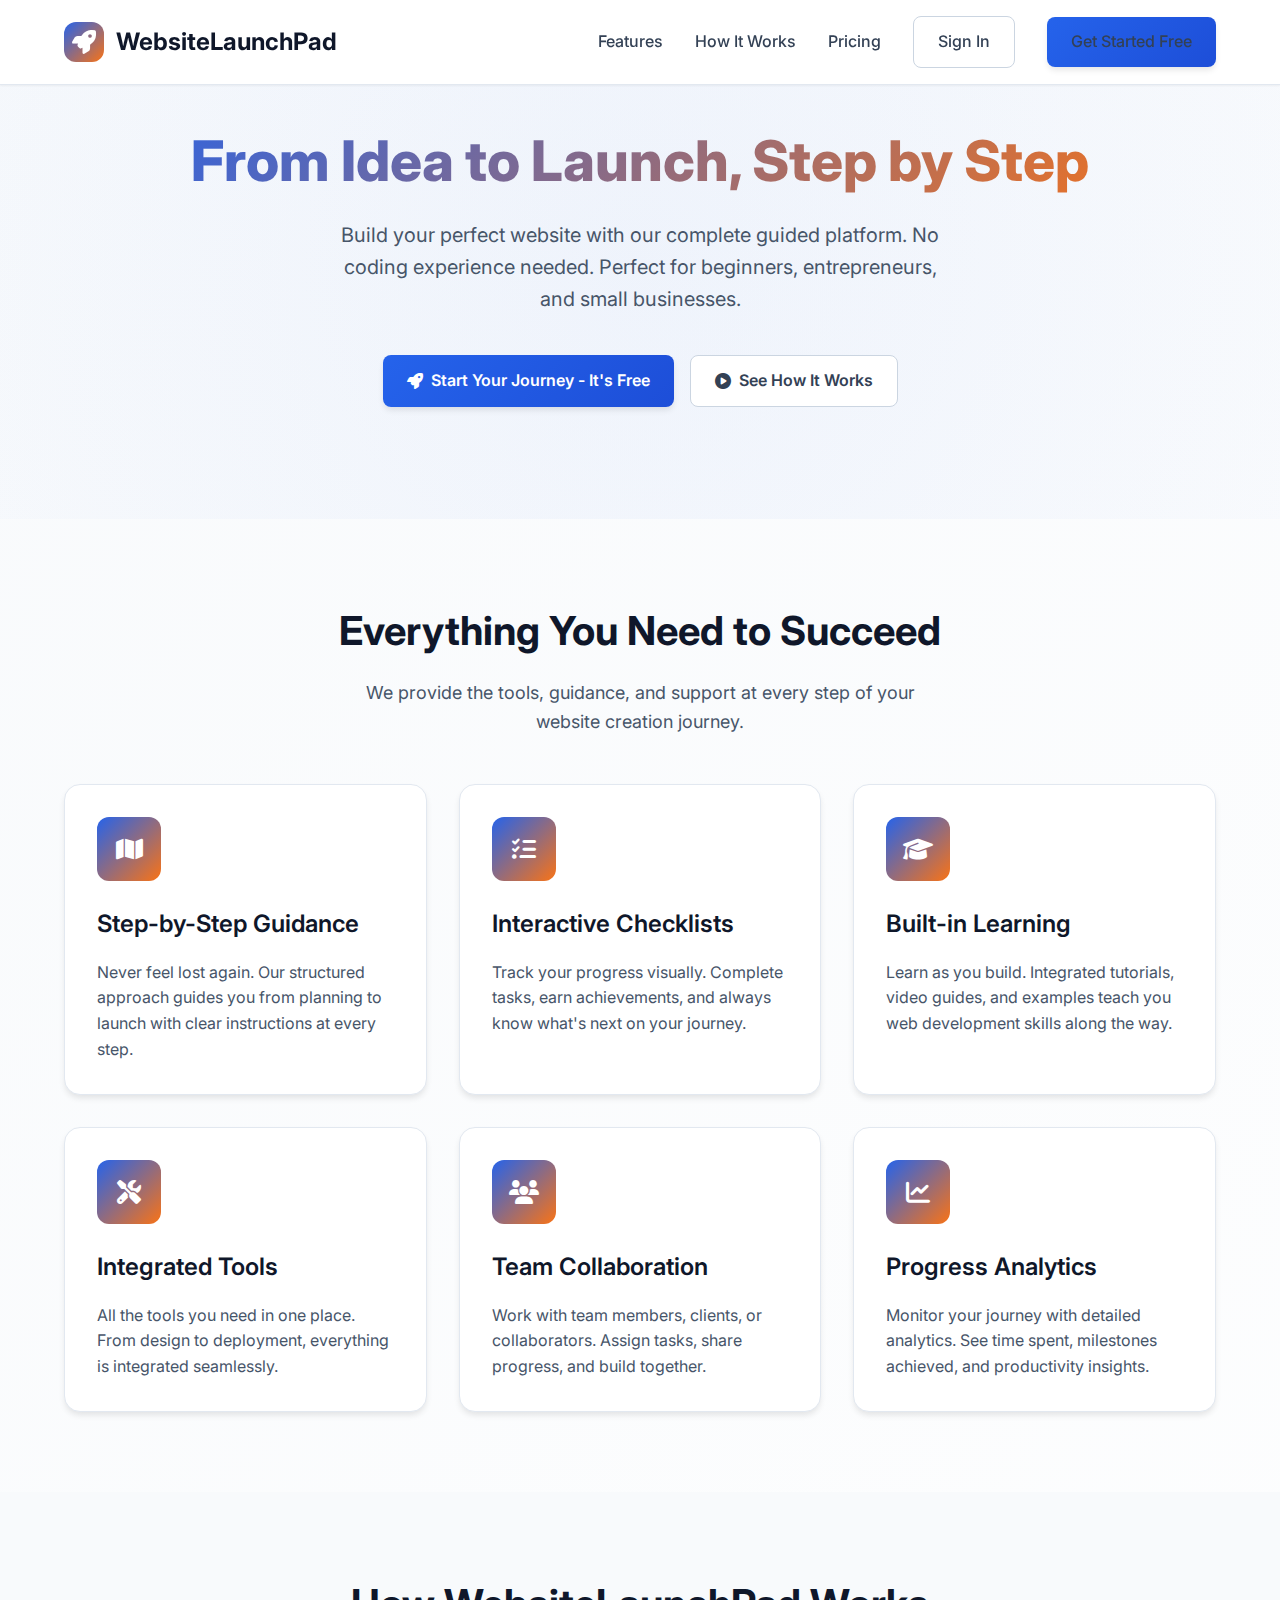
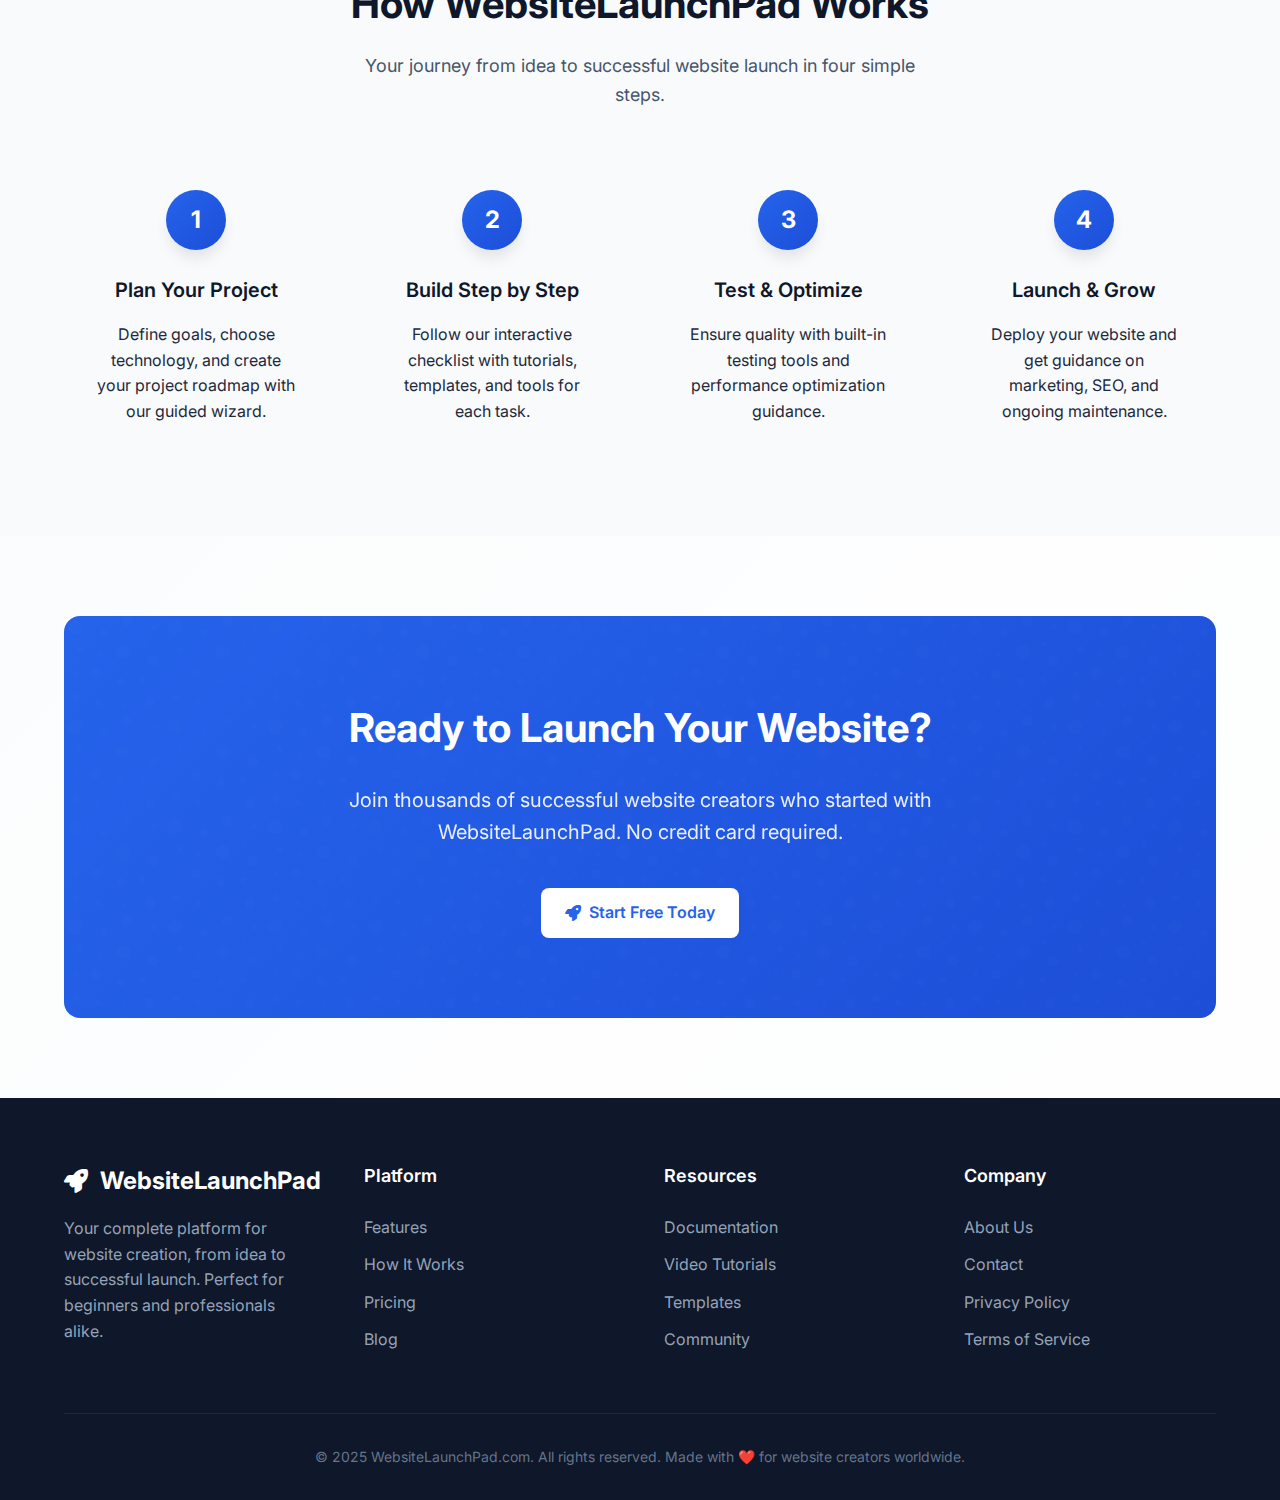
<file: index.html>
<!DOCTYPE html>
<html lang="en">
<head>
    <meta charset="UTF-8">
    <meta name="viewport" content="width=device-width, initial-scale=1.0">
    <title>WebsiteLaunchPad.com - From Idea to Launch, Step by Step</title>
    <meta name="description" content="Complete guided platform to create, launch, and grow your website. Perfect for beginners and small businesses.">
    
    <!-- Open Graph -->
    <meta property="og:title" content="WebsiteLaunchPad.com - Your Complete Website Creation Platform">
    <meta property="og:description" content="Step-by-step guidance to build and launch your website successfully.">
    <meta property="og:type" content="website">
    <meta property="og:url" content="https://websitelaunchpad.com">
    <meta property="og:image" content="https://websitelaunchpad.com/assets/images/og-image.jpg">
    
    <!-- Fonts -->
    <link href="https://fonts.googleapis.com/css2?family=Inter:wght@300;400;500;600;700&display=swap" rel="stylesheet">
    
    <!-- Font Awesome -->
    <link rel="stylesheet" href="https://cdnjs.cloudflare.com/ajax/libs/font-awesome/6.4.0/css/all.min.css">
    
    <!-- Styles -->
    <style>
        /* CSS Variables */
        :root {
            --primary-blue: #2563eb;
            --primary-blue-dark: #1d4ed8;
            --accent-orange: #f97316;
            --success-green: #10b981;
            --warning-yellow: #f59e0b;
            --error-red: #ef4444;
            
            --neutral-50: #f8fafc;
            --neutral-100: #f1f5f9;
            --neutral-200: #e2e8f0;
            --neutral-300: #cbd5e1;
            --neutral-400: #94a3b8;
            --neutral-500: #64748b;
            --neutral-600: #475569;
            --neutral-700: #334155;
            --neutral-800: #1e293b;
            --neutral-900: #0f172a;
            
            --shadow-sm: 0 1px 2px 0 rgba(0, 0, 0, 0.05);
            --shadow-md: 0 4px 6px -1px rgba(0, 0, 0, 0.1);
            --shadow-lg: 0 10px 15px -3px rgba(0, 0, 0, 0.1);
            --shadow-xl: 0 20px 25px -5px rgba(0, 0, 0, 0.1);
            
            --radius-sm: 0.375rem;
            --radius-md: 0.5rem;
            --radius-lg: 0.75rem;
            --radius-xl: 1rem;
            --radius-full: 9999px;
        }
        
        /* Reset & Base */
        * {
            margin: 0;
            padding: 0;
            box-sizing: border-box;
        }
        
        html {
            scroll-behavior: smooth;
        }
        
        body {
            font-family: 'Inter', sans-serif;
            line-height: 1.6;
            color: var(--neutral-800);
            background: linear-gradient(135deg, var(--neutral-50) 0%, white 100%);
            min-height: 100vh;
        }
        
        /* Container */
        .container {
            max-width: 1200px;
            margin: 0 auto;
            padding: 0 1.5rem;
        }
        
        /* Navigation */
        .navbar {
            position: fixed;
            top: 0;
            left: 0;
            right: 0;
            background: white;
            border-bottom: 1px solid var(--neutral-200);
            box-shadow: var(--shadow-sm);
            z-index: 1000;
            padding: 1rem 0;
        }
        
        .nav-container {
            display: flex;
            justify-content: space-between;
            align-items: center;
            max-width: 1200px;
            margin: 0 auto;
            padding: 0 1.5rem;
        }
        
        .logo {
            display: flex;
            align-items: center;
            gap: 0.75rem;
            text-decoration: none;
            font-weight: 700;
            font-size: 1.5rem;
            color: var(--neutral-900);
        }
        
        .logo-icon {
            width: 40px;
            height: 40px;
            background: linear-gradient(135deg, var(--primary-blue), var(--accent-orange));
            border-radius: var(--radius-lg);
            display: flex;
            align-items: center;
            justify-content: center;
            color: white;
        }
        
        .nav-links {
            display: flex;
            gap: 2rem;
            align-items: center;
        }
        
        .nav-links a {
            text-decoration: none;
            color: var(--neutral-700);
            font-weight: 500;
            transition: color 0.2s;
        }
        
        .nav-links a:hover {
            color: var(--primary-blue);
        }
        
        .btn {
            display: inline-flex;
            align-items: center;
            gap: 0.5rem;
            padding: 0.75rem 1.5rem;
            border-radius: var(--radius-md);
            font-weight: 600;
            text-decoration: none;
            transition: all 0.3s ease;
            cursor: pointer;
            border: none;
            font-family: 'Inter', sans-serif;
            font-size: 1rem;
        }
        
        .btn-primary {
            background: linear-gradient(135deg, var(--primary-blue), var(--primary-blue-dark));
            color: white;
            box-shadow: var(--shadow-md);
        }
        
        .btn-primary:hover {
            transform: translateY(-2px);
            box-shadow: var(--shadow-lg);
        }
        
        .btn-secondary {
            background: white;
            color: var(--neutral-700);
            border: 1px solid var(--neutral-300);
        }
        
        .btn-secondary:hover {
            background: var(--neutral-50);
            border-color: var(--neutral-400);
        }
        
        /* Hero Section */
        .hero {
            padding: 8rem 0 4rem;
            text-align: center;
            position: relative;
            overflow: hidden;
        }
        
        .hero::before {
            content: '';
            position: absolute;
            top: -50%;
            left: -50%;
            right: -50%;
            bottom: -50%;
            background: radial-gradient(circle at center, rgba(37, 99, 235, 0.05) 0%, transparent 70%);
            z-index: -1;
        }
        
        .hero h1 {
            font-size: 3.5rem;
            font-weight: 800;
            line-height: 1.2;
            margin-bottom: 1.5rem;
            background: linear-gradient(135deg, var(--primary-blue), var(--accent-orange));
            -webkit-background-clip: text;
            -webkit-text-fill-color: transparent;
            background-clip: text;
        }
        
        .hero-subtitle {
            font-size: 1.25rem;
            color: var(--neutral-600);
            max-width: 600px;
            margin: 0 auto 2.5rem;
        }
        
        .hero-actions {
            display: flex;
            gap: 1rem;
            justify-content: center;
            margin-bottom: 3rem;
        }
        
        /* Features */
        .section {
            padding: 5rem 0;
        }
        
        .section-title {
            text-align: center;
            font-size: 2.5rem;
            font-weight: 700;
            margin-bottom: 1rem;
            color: var(--neutral-900);
        }
        
        .section-subtitle {
            text-align: center;
            color: var(--neutral-600);
            font-size: 1.125rem;
            max-width: 600px;
            margin: 0 auto 3rem;
        }
        
        .features-grid {
            display: grid;
            grid-template-columns: repeat(auto-fit, minmax(300px, 1fr));
            gap: 2rem;
            margin-top: 3rem;
        }
        
        .feature-card {
            background: white;
            border-radius: var(--radius-xl);
            padding: 2rem;
            border: 1px solid var(--neutral-200);
            box-shadow: var(--shadow-md);
            transition: all 0.3s ease;
        }
        
        .feature-card:hover {
            transform: translateY(-4px);
            box-shadow: var(--shadow-xl);
            border-color: var(--primary-blue);
        }
        
        .feature-icon {
            width: 64px;
            height: 64px;
            background: linear-gradient(135deg, var(--primary-blue), var(--accent-orange));
            border-radius: var(--radius-lg);
            display: flex;
            align-items: center;
            justify-content: center;
            color: white;
            font-size: 1.5rem;
            margin-bottom: 1.5rem;
        }
        
        .feature-title {
            font-size: 1.5rem;
            font-weight: 600;
            margin-bottom: 1rem;
            color: var(--neutral-900);
        }
        
        .feature-description {
            color: var(--neutral-600);
            line-height: 1.6;
        }
        
        /* How It Works */
        .steps {
            display: flex;
            justify-content: center;
            gap: 2rem;
            margin-top: 3rem;
            flex-wrap: wrap;
        }
        
        .step {
            flex: 1;
            min-width: 250px;
            text-align: center;
            padding: 2rem;
        }
        
        .step-number {
            width: 60px;
            height: 60px;
            background: linear-gradient(135deg, var(--primary-blue), var(--primary-blue-dark));
            border-radius: 50%;
            display: flex;
            align-items: center;
            justify-content: center;
            font-size: 1.5rem;
            font-weight: 700;
            color: white;
            margin: 0 auto 1.5rem;
            box-shadow: var(--shadow-lg);
        }
        
        .step-title {
            font-size: 1.25rem;
            font-weight: 600;
            margin-bottom: 1rem;
            color: var(--neutral-900);
        }
        
        /* CTA Section */
        .cta {
            background: linear-gradient(135deg, var(--primary-blue), var(--primary-blue-dark));
            color: white;
            padding: 5rem 0;
            text-align: center;
            border-radius: var(--radius-xl);
            margin: 5rem auto;
            max-width: 1200px;
            position: relative;
            overflow: hidden;
        }
        
        .cta::before {
            content: '';
            position: absolute;
            top: 0;
            left: 0;
            right: 0;
            bottom: 0;
            background: url("data:image/svg+xml,%3Csvg width='100' height='100' viewBox='0 0 100 100' xmlns='http://www.w3.org/2000/svg'%3E%3Cpath d='M11 18c3.866 0 7-3.134 7-7s-3.134-7-7-7-7 3.134-7 7 3.134 7 7 7zm48 25c3.866 0 7-3.134 7-7s-3.134-7-7-7-7 3.134-7 7 3.134 7 7 7zm-43-7c1.657 0 3-1.343 3-3s-1.343-3-3-3-3 1.343-3 3 1.343 3 3 3zm63 31c1.657 0 3-1.343 3-3s-1.343-3-3-3-3 1.343-3 3 1.343 3 3 3zM34 90c1.657 0 3-1.343 3-3s-1.343-3-3-3-3 1.343-3 3 1.343 3 3 3zm56-76c1.657 0 3-1.343 3-3s-1.343-3-3-3-3 1.343-3 3 1.343 3 3 3zM12 86c2.21 0 4-1.79 4-4s-1.79-4-4-4-4 1.79-4 4 1.79 4 4 4zm28-65c2.21 0 4-1.79 4-4s-1.79-4-4-4-4 1.79-4 4 1.79 4 4 4zm23-11c2.76 0 5-2.24 5-5s-2.24-5-5-5-5 2.24-5 5 2.24 5 5 5zm-6 60c2.21 0 4-1.79 4-4s-1.79-4-4-4-4 1.79-4 4 1.79 4 4 4zm29 22c2.76 0 5-2.24 5-5s-2.24-5-5-5-5 2.24-5 5 2.24 5 5 5zM32 63c2.76 0 5-2.24 5-5s-2.24-5-5-5-5 2.24-5 5 2.24 5 5 5zm57-13c2.76 0 5-2.24 5-5s-2.24-5-5-5-5 2.24-5 5 2.24 5 5 5zm-9-21c1.105 0 2-.895 2-2s-.895-2-2-2-2 .895-2 2 .895 2 2 2zM60 91c1.105 0 2-.895 2-2s-.895-2-2-2-2 .895-2 2 .895 2 2 2zM35 41c1.105 0 2-.895 2-2s-.895-2-2-2-2 .895-2 2 .895 2 2 2zM12 60c1.105 0 2-.895 2-2s-.895-2-2-2-2 .895-2 2 .895 2 2 2z' fill='%23ffffff' fill-opacity='0.1' fill-rule='evenodd'/%3E%3C/svg%3E");
            opacity: 0.1;
        }
        
        .cta h2 {
            font-size: 2.5rem;
            margin-bottom: 1.5rem;
            position: relative;
        }
        
        .cta p {
            font-size: 1.25rem;
            opacity: 0.9;
            max-width: 600px;
            margin: 0 auto 2.5rem;
            position: relative;
        }
        
        .cta .btn {
            background: white;
            color: var(--primary-blue);
            font-weight: 600;
            position: relative;
        }
        
        .cta .btn:hover {
            background: var(--neutral-100);
            transform: translateY(-2px);
        }
        
        /* Footer */
        .footer {
            background: var(--neutral-900);
            color: white;
            padding: 4rem 0 2rem;
        }
        
        .footer-content {
            display: grid;
            grid-template-columns: repeat(auto-fit, minmax(250px, 1fr));
            gap: 3rem;
            margin-bottom: 3rem;
        }
        
        .footer-logo {
            display: flex;
            align-items: center;
            gap: 0.75rem;
            font-size: 1.5rem;
            font-weight: 700;
            margin-bottom: 1rem;
        }
        
        .footer-description {
            color: var(--neutral-400);
            line-height: 1.6;
        }
        
        .footer-links h3 {
            font-size: 1.125rem;
            font-weight: 600;
            margin-bottom: 1.5rem;
        }
        
        .footer-links ul {
            list-style: none;
        }
        
        .footer-links li {
            margin-bottom: 0.75rem;
        }
        
        .footer-links a {
            color: var(--neutral-400);
            text-decoration: none;
            transition: color 0.2s;
        }
        
        .footer-links a:hover {
            color: white;
        }
        
        .footer-bottom {
            text-align: center;
            padding-top: 2rem;
            border-top: 1px solid var(--neutral-800);
            color: var(--neutral-500);
            font-size: 0.875rem;
        }
        
        /* Responsive */
        @media (max-width: 768px) {
            .hero h1 {
                font-size: 2.5rem;
            }
            
            .section-title {
                font-size: 2rem;
            }
            
            .nav-links {
                display: none;
            }
            
            .hero-actions {
                flex-direction: column;
                align-items: center;
            }
            
            .cta {
                margin: 3rem 1.5rem;
                padding: 3rem 1.5rem;
            }
            
            .cta h2 {
                font-size: 2rem;
            }
        }
        
        /* Animation */
        @keyframes float {
            0%, 100% { transform: translateY(0); }
            50% { transform: translateY(-10px); }
        }
        
        .floating {
            animation: float 3s ease-in-out infinite;
        }
    </style>
</head>
<body>
    <!-- Navigation -->
    <nav class="navbar">
        <div class="nav-container">
            <a href="/" class="logo">
                <div class="logo-icon">
                    <i class="fas fa-rocket"></i>
                </div>
                <span>WebsiteLaunchPad</span>
            </a>
            <div class="nav-links">
                <a href="#features">Features</a>
                <a href="#how-it-works">How It Works</a>
                <a href="#pricing">Pricing</a>
                <a href="/login.html" class="btn btn-secondary">Sign In</a>
                <a href="/register.html" class="btn btn-primary">Get Started Free</a>
            </div>
        </div>
    </nav>

    <!-- Hero Section -->
    <section class="hero">
        <div class="container">
            <h1>From Idea to Launch, <span class="floating">Step by Step</span></h1>
            <p class="hero-subtitle">
                Build your perfect website with our complete guided platform. 
                No coding experience needed. Perfect for beginners, entrepreneurs, and small businesses.
            </p>
            <div class="hero-actions">
                <a href="/register.html" class="btn btn-primary">
                    <i class="fas fa-rocket"></i> Start Your Journey - It's Free
                </a>
                <a href="#how-it-works" class="btn btn-secondary">
                    <i class="fas fa-play-circle"></i> See How It Works
                </a>
            </div>
        </div>
    </section>

    <!-- Features -->
    <section id="features" class="section">
        <div class="container">
            <h2 class="section-title">Everything You Need to Succeed</h2>
            <p class="section-subtitle">
                We provide the tools, guidance, and support at every step of your website creation journey.
            </p>
            
            <div class="features-grid">
                <div class="feature-card">
                    <div class="feature-icon">
                        <i class="fas fa-map"></i>
                    </div>
                    <h3 class="feature-title">Step-by-Step Guidance</h3>
                    <p class="feature-description">
                        Never feel lost again. Our structured approach guides you from planning to launch with clear instructions at every step.
                    </p>
                </div>
                
                <div class="feature-card">
                    <div class="feature-icon">
                        <i class="fas fa-tasks"></i>
                    </div>
                    <h3 class="feature-title">Interactive Checklists</h3>
                    <p class="feature-description">
                        Track your progress visually. Complete tasks, earn achievements, and always know what's next on your journey.
                    </p>
                </div>
                
                <div class="feature-card">
                    <div class="feature-icon">
                        <i class="fas fa-graduation-cap"></i>
                    </div>
                    <h3 class="feature-title">Built-in Learning</h3>
                    <p class="feature-description">
                        Learn as you build. Integrated tutorials, video guides, and examples teach you web development skills along the way.
                    </p>
                </div>
                
                <div class="feature-card">
                    <div class="feature-icon">
                        <i class="fas fa-tools"></i>
                    </div>
                    <h3 class="feature-title">Integrated Tools</h3>
                    <p class="feature-description">
                        All the tools you need in one place. From design to deployment, everything is integrated seamlessly.
                    </p>
                </div>
                
                <div class="feature-card">
                    <div class="feature-icon">
                        <i class="fas fa-users"></i>
                    </div>
                    <h3 class="feature-title">Team Collaboration</h3>
                    <p class="feature-description">
                        Work with team members, clients, or collaborators. Assign tasks, share progress, and build together.
                    </p>
                </div>
                
                <div class="feature-card">
                    <div class="feature-icon">
                        <i class="fas fa-chart-line"></i>
                    </div>
                    <h3 class="feature-title">Progress Analytics</h3>
                    <p class="feature-description">
                        Monitor your journey with detailed analytics. See time spent, milestones achieved, and productivity insights.
                    </p>
                </div>
            </div>
        </div>
    </section>

    <!-- How It Works -->
    <section id="how-it-works" class="section" style="background: var(--neutral-50);">
        <div class="container">
            <h2 class="section-title">How WebsiteLaunchPad Works</h2>
            <p class="section-subtitle">
                Your journey from idea to successful website launch in four simple steps.
            </p>
            
            <div class="steps">
                <div class="step">
                    <div class="step-number">1</div>
                    <h3 class="step-title">Plan Your Project</h3>
                    <p>Define goals, choose technology, and create your project roadmap with our guided wizard.</p>
                </div>
                
                <div class="step">
                    <div class="step-number">2</div>
                    <h3 class="step-title">Build Step by Step</h3>
                    <p>Follow our interactive checklist with tutorials, templates, and tools for each task.</p>
                </div>
                
                <div class="step">
                    <div class="step-number">3</div>
                    <h3 class="step-title">Test & Optimize</h3>
                    <p>Ensure quality with built-in testing tools and performance optimization guidance.</p>
                </div>
                
                <div class="step">
                    <div class="step-number">4</div>
                    <h3 class="step-title">Launch & Grow</h3>
                    <p>Deploy your website and get guidance on marketing, SEO, and ongoing maintenance.</p>
                </div>
            </div>
        </div>
    </section>

    <!-- CTA Section -->
    <section class="container">
        <div class="cta">
            <h2>Ready to Launch Your Website?</h2>
            <p>Join thousands of successful website creators who started with WebsiteLaunchPad. No credit card required.</p>
            <a href="/register.html" class="btn">
                <i class="fas fa-rocket"></i> Start Free Today
            </a>
        </div>
    </section>

    <!-- Footer -->
    <footer class="footer">
        <div class="container">
            <div class="footer-content">
                <div>
                    <div class="footer-logo">
                        <i class="fas fa-rocket"></i>
                        <span>WebsiteLaunchPad</span>
                    </div>
                    <p class="footer-description">
                        Your complete platform for website creation, from idea to successful launch. Perfect for beginners and professionals alike.
                    </p>
                </div>
                
                <div class="footer-links">
                    <h3>Platform</h3>
                    <ul>
                        <li><a href="#features">Features</a></li>
                        <li><a href="#how-it-works">How It Works</a></li>
                        <li><a href="#pricing">Pricing</a></li>
                        <li><a href="/blog">Blog</a></li>
                    </ul>
                </div>
                
                <div class="footer-links">
                    <h3>Resources</h3>
                    <ul>
                        <li><a href="/docs">Documentation</a></li>
                        <li><a href="/tutorials">Video Tutorials</a></li>
                        <li><a href="/templates">Templates</a></li>
                        <li><a href="/community">Community</a></li>
                    </ul>
                </div>
                
                <div class="footer-links">
                    <h3>Company</h3>
                    <ul>
                        <li><a href="/about">About Us</a></li>
                        <li><a href="/contact">Contact</a></li>
                        <li><a href="/privacy">Privacy Policy</a></li>
                        <li><a href="/terms">Terms of Service</a></li>
                    </ul>
                </div>
            </div>
            
            <div class="footer-bottom">
                <p>&copy; 2025 WebsiteLaunchPad.com. All rights reserved. Made with ❤️ for website creators worldwide.</p>
            </div>
        </div>
    </footer>

    <!-- JavaScript -->
    <script>
        // Simple scroll animation
        document.querySelectorAll('a[href^="#"]').forEach(anchor => {
            anchor.addEventListener('click', function (e) {
                e.preventDefault();
                const targetId = this.getAttribute('href');
                if (targetId === '#') return;
                
                const targetElement = document.querySelector(targetId);
                if (targetElement) {
                    window.scrollTo({
                        top: targetElement.offsetTop - 80,
                        behavior: 'smooth'
                    });
                }
            });
        });
        
        // Navbar scroll effect
        window.addEventListener('scroll', function() {
            const navbar = document.querySelector('.navbar');
            if (window.scrollY > 100) {
                navbar.style.boxShadow = 'var(--shadow-lg)';
            } else {
                navbar.style.boxShadow = 'var(--shadow-sm)';
            }
        });
        
        // Visitor counter (placeholder)
        function updateVisitorCount() {
            const visitorCount = Math.floor(Math.random() * 5000) + 10000;
            console.log(`🚀 ${visitorCount.toLocaleString()} creators have used WebsiteLaunchPad!`);
        }
        
        // Initialize
        document.addEventListener('DOMContentLoaded', function() {
            updateVisitorCount();
            console.log('WebsiteLaunchPad.com - Ready to launch! 🚀');
        });
    </script>
</body>
</html>
</file>
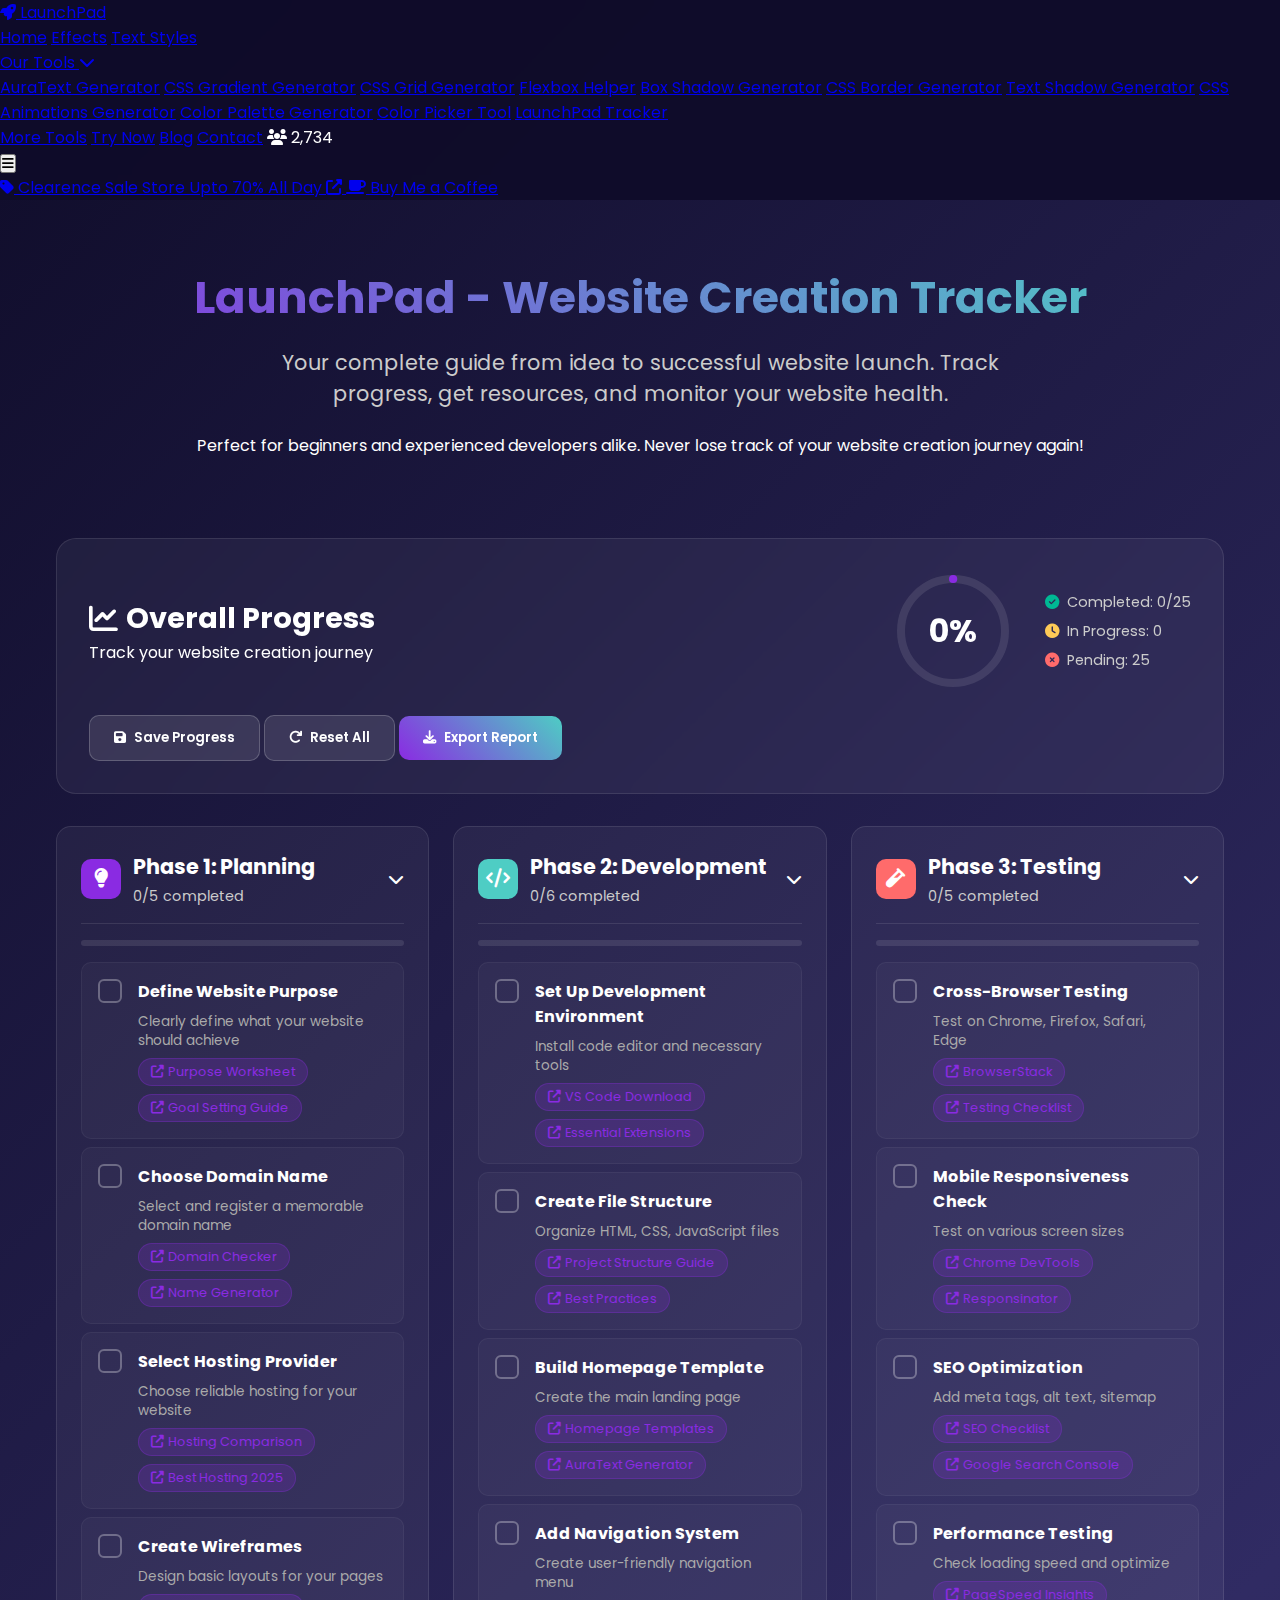
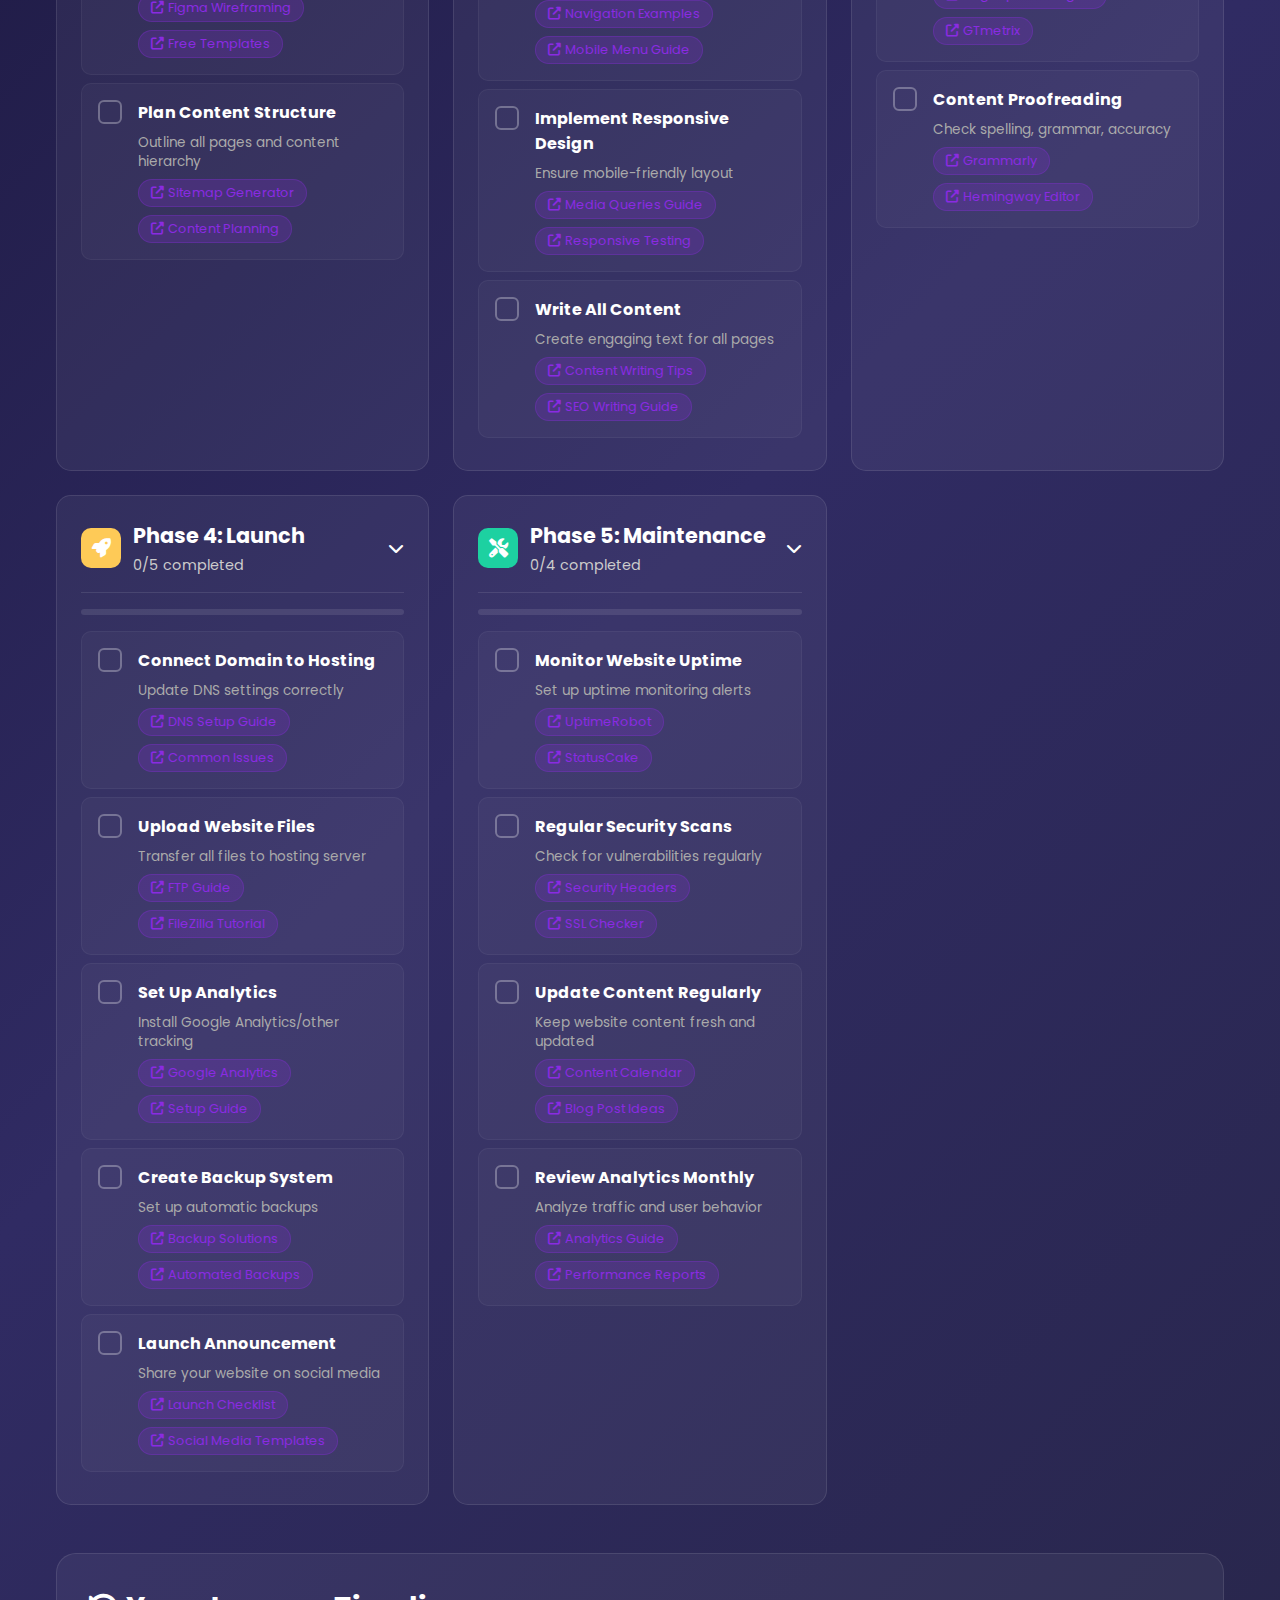
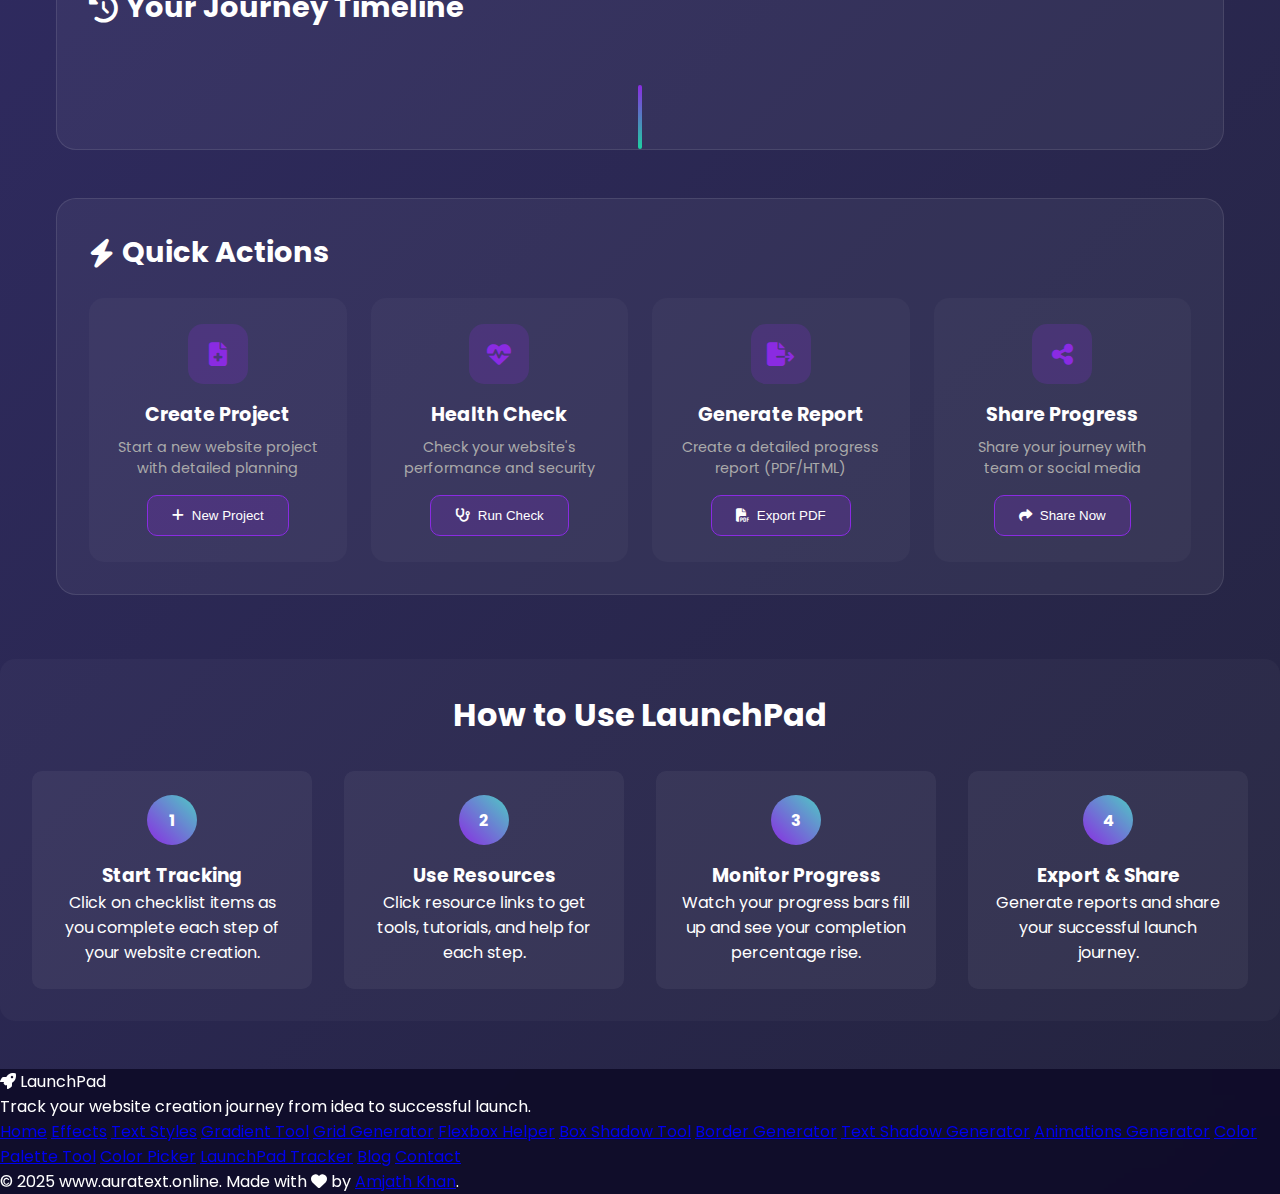
<file: launchpad-tracker.html>
<!DOCTYPE html>
<html lang="en">
<head>
    <meta charset="UTF-8">
    <meta name="viewport" content="width=device-width, initial-scale=1.0">
    <title>LaunchPad - Website Creation Tracker | AuraText Tools</title>
    <meta name="description" content="Track your website creation journey from idea to launch. Complete checklist with progress tracking, resources, and health monitoring.">
    
    <!-- Styles -->
    <link rel="stylesheet" href="style.css">
    <link rel="stylesheet" href="https://cdnjs.cloudflare.com/ajax/libs/font-awesome/6.4.0/css/all.min.css">
    <link href="https://fonts.googleapis.com/css2?family=Poppins:wght@300;400;500;600;700&display=swap" rel="stylesheet">
    
    <!-- Favicon -->
    <link rel="icon" type="image/x-icon" href="data:image/svg+xml,<svg xmlns=%22http://www.w3.org/2000/svg%22 viewBox=%220 0 100 100%22><text y=%22.9em%22 font-size=%2290%22>🚀</text></svg>">
    
    <style>
        :root {
            --phase-1: #8a2be2;
            --phase-2: #4ecdc4;
            --phase-3: #ff6b6b;
            --phase-4: #feca57;
            --phase-5: #1dd1a1;
            --phase-complete: #00b894;
            --phase-incomplete: #636e72;
        }
        
        * {
            margin: 0;
            padding: 0;
            box-sizing: border-box;
        }
        
        body {
            font-family: 'Poppins', sans-serif;
            background: linear-gradient(135deg, #0f0c29, #302b63, #24243e);
            color: white;
            min-height: 100vh;
        }
        
        .tool-page {
            padding-top: 2rem;
            padding-bottom: 3rem;
        }
        
        .hero {
            text-align: center;
            margin-bottom: 3rem;
            padding: 2rem 1rem;
        }
        
        .hero h1 {
            font-size: 2.8rem;
            margin-bottom: 1rem;
            background: linear-gradient(45deg, #8a2be2, #4ecdc4, #ff6b6b);
            -webkit-background-clip: text;
            -webkit-text-fill-color: transparent;
            background-clip: text;
            animation: gradientShift 3s ease infinite;
            background-size: 200% 200%;
        }
        
        @keyframes gradientShift {
            0%, 100% { background-position: 0% 50%; }
            50% { background-position: 100% 50%; }
        }
        
        .subtitle {
            font-size: 1.3rem;
            color: #ccc;
            margin-bottom: 1.5rem;
            max-width: 800px;
            margin-left: auto;
            margin-right: auto;
        }
        
        /* Progress Dashboard */
        .dashboard-container {
            max-width: 1200px;
            margin: 0 auto;
            padding: 0 1rem;
        }
        
        /* Overall Progress */
        .overall-progress {
            background: rgba(255, 255, 255, 0.05);
            border-radius: 20px;
            padding: 2rem;
            margin-bottom: 2rem;
            border: 1px solid rgba(255, 255, 255, 0.1);
            backdrop-filter: blur(10px);
        }
        
        .progress-header {
            display: flex;
            justify-content: space-between;
            align-items: center;
            margin-bottom: 1.5rem;
        }
        
        .progress-title h2 {
            font-size: 1.8rem;
            display: flex;
            align-items: center;
            gap: 0.5rem;
        }
        
        .progress-stats {
            display: flex;
            gap: 2rem;
            align-items: center;
        }
        
        .progress-circle {
            position: relative;
            width: 120px;
            height: 120px;
        }
        
        .circle-bg {
            fill: none;
            stroke: rgba(255, 255, 255, 0.1);
            stroke-width: 8;
        }
        
        .circle-progress {
            fill: none;
            stroke: #8a2be2;
            stroke-width: 8;
            stroke-linecap: round;
            transform: rotate(-90deg);
            transform-origin: 50% 50%;
            transition: stroke-dashoffset 0.5s ease;
        }
        
        .progress-percentage {
            position: absolute;
            top: 50%;
            left: 50%;
            transform: translate(-50%, -50%);
            font-size: 2rem;
            font-weight: bold;
            color: white;
        }
        
        .progress-details {
            display: flex;
            flex-direction: column;
            gap: 0.5rem;
        }
        
        .detail-item {
            display: flex;
            align-items: center;
            gap: 0.5rem;
            font-size: 0.9rem;
            color: #ccc;
        }
        
        /* Phases Container */
        .phases-container {
            display: grid;
            grid-template-columns: repeat(auto-fit, minmax(300px, 1fr));
            gap: 1.5rem;
            margin-bottom: 3rem;
        }
        
        .phase-card {
            background: rgba(255, 255, 255, 0.05);
            border-radius: 15px;
            padding: 1.5rem;
            border: 1px solid rgba(255, 255, 255, 0.1);
            transition: all 0.3s ease;
            position: relative;
            overflow: hidden;
        }
        
        .phase-card:hover {
            transform: translateY(-5px);
            box-shadow: 0 10px 30px rgba(0, 0, 0, 0.3);
            border-color: rgba(255, 255, 255, 0.2);
        }
        
        .phase-header {
            display: flex;
            justify-content: space-between;
            align-items: center;
            margin-bottom: 1rem;
            padding-bottom: 1rem;
            border-bottom: 1px solid rgba(255, 255, 255, 0.1);
        }
        
        .phase-title {
            display: flex;
            align-items: center;
            gap: 0.75rem;
        }
        
        .phase-icon {
            width: 40px;
            height: 40px;
            background: var(--phase-1);
            border-radius: 10px;
            display: flex;
            align-items: center;
            justify-content: center;
            font-size: 1.2rem;
        }
        
        .phase-card:nth-child(1) .phase-icon { background: var(--phase-1); }
        .phase-card:nth-child(2) .phase-icon { background: var(--phase-2); }
        .phase-card:nth-child(3) .phase-icon { background: var(--phase-3); }
        .phase-card:nth-child(4) .phase-icon { background: var(--phase-4); }
        .phase-card:nth-child(5) .phase-icon { background: var(--phase-5); }
        
        .phase-name h3 {
            font-size: 1.3rem;
            margin-bottom: 0.25rem;
        }
        
        .phase-status {
            font-size: 0.9rem;
            color: #ccc;
        }
        
        .phase-progress-bar {
            height: 6px;
            background: rgba(255, 255, 255, 0.1);
            border-radius: 3px;
            margin: 1rem 0;
            overflow: hidden;
        }
        
        .phase-progress-fill {
            height: 100%;
            background: var(--phase-1);
            border-radius: 3px;
            transition: width 0.5s ease;
        }
        
        .phase-card:nth-child(1) .phase-progress-fill { background: var(--phase-1); }
        .phase-card:nth-child(2) .phase-progress-fill { background: var(--phase-2); }
        .phase-card:nth-child(3) .phase-progress-fill { background: var(--phase-3); }
        .phase-card:nth-child(4) .phase-progress-fill { background: var(--phase-4); }
        .phase-card:nth-child(5) .phase-progress-fill { background: var(--phase-5); }
        
        /* Checklist */
        .checklist {
            margin-top: 1rem;
        }
        
        .checklist-item {
            display: flex;
            align-items: flex-start;
            gap: 1rem;
            padding: 1rem;
            margin-bottom: 0.5rem;
            background: rgba(255, 255, 255, 0.03);
            border-radius: 10px;
            border: 1px solid rgba(255, 255, 255, 0.05);
            transition: all 0.3s ease;
        }
        
        .checklist-item:hover {
            background: rgba(255, 255, 255, 0.05);
            border-color: rgba(255, 255, 255, 0.1);
        }
        
        .checklist-item.completed {
            background: rgba(0, 184, 148, 0.1);
            border-color: rgba(0, 184, 148, 0.3);
        }
        
        .checklist-checkbox {
            flex-shrink: 0;
            width: 24px;
            height: 24px;
            border: 2px solid rgba(255, 255, 255, 0.3);
            border-radius: 6px;
            display: flex;
            align-items: center;
            justify-content: center;
            cursor: pointer;
            transition: all 0.3s ease;
        }
        
        .checklist-item.completed .checklist-checkbox {
            background: var(--phase-complete);
            border-color: var(--phase-complete);
        }
        
        .checklist-checkbox i {
            font-size: 0.8rem;
            opacity: 0;
            transition: opacity 0.3s ease;
        }
        
        .checklist-item.completed .checklist-checkbox i {
            opacity: 1;
        }
        
        .checklist-content {
            flex: 1;
        }
        
        .checklist-content h4 {
            font-size: 1rem;
            margin-bottom: 0.5rem;
            color: white;
        }
        
        .checklist-item.completed .checklist-content h4 {
            color: #00b894;
            text-decoration: line-through;
        }
        
        .checklist-description {
            font-size: 0.85rem;
            color: #aaa;
            line-height: 1.4;
            margin-bottom: 0.5rem;
        }
        
        .checklist-resources {
            display: flex;
            gap: 0.5rem;
            margin-top: 0.5rem;
            flex-wrap: wrap;
        }
        
        .resource-link {
            display: inline-flex;
            align-items: center;
            gap: 0.25rem;
            padding: 0.25rem 0.75rem;
            background: rgba(138, 43, 226, 0.2);
            border: 1px solid rgba(138, 43, 226, 0.3);
            border-radius: 20px;
            font-size: 0.8rem;
            color: #8a2be2;
            text-decoration: none;
            transition: all 0.3s ease;
        }
        
        .resource-link:hover {
            background: rgba(138, 43, 226, 0.3);
            transform: translateY(-2px);
        }
        
        /* Timeline */
        .timeline-container {
            background: rgba(255, 255, 255, 0.05);
            border-radius: 20px;
            padding: 2rem;
            margin-bottom: 3rem;
            border: 1px solid rgba(255, 255, 255, 0.1);
        }
        
        .timeline-title {
            font-size: 1.8rem;
            margin-bottom: 1.5rem;
            display: flex;
            align-items: center;
            gap: 0.5rem;
        }
        
        .timeline {
            position: relative;
            padding: 2rem 0;
        }
        
        .timeline::before {
            content: '';
            position: absolute;
            left: 50%;
            transform: translateX(-50%);
            width: 4px;
            height: 100%;
            background: linear-gradient(to bottom, var(--phase-1), var(--phase-5));
            border-radius: 2px;
        }
        
        .timeline-item {
            display: flex;
            align-items: center;
            margin-bottom: 2rem;
            position: relative;
        }
        
        .timeline-item:nth-child(odd) {
            flex-direction: row;
        }
        
        .timeline-item:nth-child(even) {
            flex-direction: row-reverse;
        }
        
        .timeline-marker {
            width: 24px;
            height: 24px;
            background: var(--phase-1);
            border-radius: 50%;
            position: absolute;
            left: 50%;
            transform: translateX(-50%);
            z-index: 2;
            border: 4px solid #0f0c29;
        }
        
        .timeline-content {
            width: 45%;
            padding: 1rem;
            background: rgba(255, 255, 255, 0.05);
            border-radius: 10px;
            border: 1px solid rgba(255, 255, 255, 0.1);
        }
        
        .timeline-item:nth-child(odd) .timeline-content {
            margin-right: auto;
            margin-left: 2rem;
        }
        
        .timeline-item:nth-child(even) .timeline-content {
            margin-left: auto;
            margin-right: 2rem;
        }
        
        .timeline-date {
            font-size: 0.9rem;
            color: #8a2be2;
            margin-bottom: 0.5rem;
            font-weight: 500;
        }
        
        .timeline-text {
            font-size: 0.95rem;
            color: #ccc;
        }
        
        /* Actions Panel */
        .actions-panel {
            background: rgba(255, 255, 255, 0.05);
            border-radius: 20px;
            padding: 2rem;
            border: 1px solid rgba(255, 255, 255, 0.1);
            margin-bottom: 3rem;
        }
        
        .actions-title {
            font-size: 1.8rem;
            margin-bottom: 1.5rem;
            display: flex;
            align-items: center;
            gap: 0.5rem;
        }
        
        .actions-grid {
            display: grid;
            grid-template-columns: repeat(auto-fit, minmax(250px, 1fr));
            gap: 1.5rem;
        }
        
        .action-card {
            background: rgba(255, 255, 255, 0.03);
            border-radius: 15px;
            padding: 1.5rem;
            border: 2px solid transparent;
            transition: all 0.3s ease;
            text-align: center;
        }
        
        .action-card:hover {
            transform: translateY(-5px);
            border-color: #8a2be2;
            box-shadow: 0 10px 30px rgba(138, 43, 226, 0.2);
        }
        
        .action-icon {
            width: 60px;
            height: 60px;
            background: rgba(138, 43, 226, 0.2);
            border-radius: 15px;
            display: flex;
            align-items: center;
            justify-content: center;
            font-size: 1.5rem;
            color: #8a2be2;
            margin: 0 auto 1rem;
        }
        
        .action-card h3 {
            font-size: 1.2rem;
            margin-bottom: 0.5rem;
        }
        
        .action-card p {
            font-size: 0.9rem;
            color: #aaa;
            margin-bottom: 1rem;
        }
        
        .action-btn {
            display: inline-flex;
            align-items: center;
            gap: 0.5rem;
            padding: 0.75rem 1.5rem;
            background: rgba(138, 43, 226, 0.2);
            border: 1px solid #8a2be2;
            border-radius: 10px;
            color: white;
            text-decoration: none;
            font-weight: 500;
            transition: all 0.3s ease;
        }
        
        .action-btn:hover {
            background: #8a2be2;
            transform: translateY(-2px);
        }
        
        /* Buttons */
        .btn-primary, .btn-secondary {
            padding: 0.75rem 1.5rem;
            border-radius: 10px;
            border: none;
            font-weight: 600;
            cursor: pointer;
            transition: all 0.3s ease;
            display: inline-flex;
            align-items: center;
            justify-content: center;
            gap: 0.5rem;
            font-family: 'Poppins', sans-serif;
        }
        
        .btn-primary {
            background: linear-gradient(45deg, #8a2be2, #4ecdc4);
            color: white;
        }
        
        .btn-primary:hover {
            transform: translateY(-2px);
            box-shadow: 0 5px 20px rgba(138, 43, 226, 0.4);
        }
        
        .btn-secondary {
            background: rgba(255, 255, 255, 0.1);
            color: white;
            border: 1px solid rgba(255, 255, 255, 0.2);
        }
        
        .btn-secondary:hover {
            background: rgba(255, 255, 255, 0.2);
        }
        
        /* Toast Notification */
        .toast {
            position: fixed;
            bottom: 2rem;
            right: 2rem;
            background: rgba(0, 0, 0, 0.9);
            color: white;
            padding: 1rem 2rem;
            border-radius: 10px;
            border: 1px solid rgba(255, 255, 255, 0.1);
            transform: translateY(100px);
            opacity: 0;
            transition: all 0.3s ease;
            z-index: 1000;
            display: flex;
            align-items: center;
            gap: 0.5rem;
            backdrop-filter: blur(10px);
        }
        
        .toast.show {
            transform: translateY(0);
            opacity: 1;
        }
        
        /* Responsive Design */
        @media (max-width: 768px) {
            .hero h1 {
                font-size: 2rem;
            }
            
            .subtitle {
                font-size: 1.1rem;
            }
            
            .progress-header {
                flex-direction: column;
                gap: 1.5rem;
                align-items: flex-start;
            }
            
            .progress-stats {
                flex-direction: column;
                align-items: flex-start;
                gap: 1rem;
            }
            
            .phases-container {
                grid-template-columns: 1fr;
            }
            
            .timeline::before {
                left: 30px;
            }
            
            .timeline-item {
                flex-direction: row !important;
            }
            
            .timeline-marker {
                left: 30px;
            }
            
            .timeline-content {
                width: calc(100% - 60px);
                margin-left: 60px !important;
                margin-right: 0 !important;
            }
            
            .actions-grid {
                grid-template-columns: 1fr;
            }
        }
        
        /* Phase Completion Badge */
        .phase-complete-badge {
            position: absolute;
            top: 1rem;
            right: 1rem;
            background: var(--phase-complete);
            color: white;
            padding: 0.25rem 0.75rem;
            border-radius: 20px;
            font-size: 0.8rem;
            font-weight: 500;
            display: none;
        }
        
        .phase-card.completed .phase-complete-badge {
            display: block;
        }
        
        /* Navigation styles (from your existing design) */
        .navbar, .ads-banner, .footer {
            background: rgba(15, 12, 41, 0.95);
            backdrop-filter: blur(10px);
        }
    </style>
</head>
<body>
    <!-- Navigation -->
    <nav class="navbar">
        <div class="container">
            <a href="index.html" class="logo">
                <i class="fas fa-rocket"></i>
                <span>LaunchPad</span>
            </a>
            <div class="nav-links">
                <a href="index.html">Home</a>
                <a href="index.html#effects">Effects</a>
                <a href="index.html#text-styles">Text Styles</a>
                
                <!-- Our Tools Dropdown -->
                <div class="dropdown">
                    <a href="#" class="dropdown-toggle active">Our Tools <i class="fas fa-chevron-down"></i></a>
                    <div class="dropdown-menu">
                        <a href="index.html">AuraText Generator</a>
                        <a href="gradient.html">CSS Gradient Generator</a>
                        <a href="grid-generator.html">CSS Grid Generator</a>
                        <a href="flexbox-helper.html">Flexbox Helper</a>
                        <a href="box-shadow.html">Box Shadow Generator</a>
                        <a href="border-generator.html">CSS Border Generator</a>
                        <a href="text-shadow-generator.html">Text Shadow Generator</a>
                        <a href="animations-generator.html">CSS Animations Generator</a>
                        <a href="palette-generator.html">Color Palette Generator</a>
                        <a href="color-picker.html">Color Picker Tool</a>
                        <a href="launchpad-tracker.html" class="active">LaunchPad Tracker</a>
                    </div>
                </div>
                
                <a href="index.html#tools">More Tools</a>
                <a href="index.html#try-now">Try Now</a>
                <a href="index.html#blog">Blog</a>
                <a href="index.html#contact">Contact</a>
                <span class="visitor-count">
                    <i class="fas fa-users"></i>
                    <span id="visitor-counter">1,234</span>
                </span>
            </div>
            <button class="menu-toggle" aria-label="Menu">
                <i class="fas fa-bars"></i>
            </button>
        </div>
    </nav>

    <!-- Ads Banner -->
    <div class="ads-banner">
        <div class="container">
            <a href="https://amzn.to/4p8ceG6" target="_blank" class="amazon-ad-btn">
                <i class="fas fa-tag"></i>
                <span>Clearence Sale Store Upto 70% All Day</span>
                <i class="fas fa-external-link-alt"></i>
            </a>
            <a href="https://buymeacoffee.com/s.amjathkhan" target="_blank" class="coffee-btn">
                <i class="fas fa-coffee"></i>
                <span>Buy Me a Coffee</span>
            </a>
        </div>
    </div>

    <!-- Main Content -->
    <main class="container tool-page">
        <header class="hero">
            <h1>LaunchPad - Website Creation Tracker</h1>
            <p class="subtitle">Your complete guide from idea to successful website launch. Track progress, get resources, and monitor your website health.</p>
            <p>Perfect for beginners and experienced developers alike. Never lose track of your website creation journey again!</p>
        </header>

        <div class="dashboard-container">
            <!-- Overall Progress -->
            <section class="overall-progress">
                <div class="progress-header">
                    <div class="progress-title">
                        <h2><i class="fas fa-chart-line"></i> Overall Progress</h2>
                        <p>Track your website creation journey</p>
                    </div>
                    <div class="progress-stats">
                        <div class="progress-circle">
                            <svg width="120" height="120" viewBox="0 0 120 120">
                                <circle class="circle-bg" cx="60" cy="60" r="52"></circle>
                                <circle class="circle-progress" cx="60" cy="60" r="52" stroke-dasharray="327" stroke-dashoffset="327"></circle>
                            </svg>
                            <div class="progress-percentage" id="overallProgress">0%</div>
                        </div>
                        <div class="progress-details">
                            <div class="detail-item">
                                <i class="fas fa-check-circle" style="color: #00b894;"></i>
                                <span>Completed: <span id="completedCount">0</span>/25</span>
                            </div>
                            <div class="detail-item">
                                <i class="fas fa-clock" style="color: #feca57;"></i>
                                <span>In Progress: <span id="inProgressCount">0</span></span>
                            </div>
                            <div class="detail-item">
                                <i class="fas fa-times-circle" style="color: #ff6b6b;"></i>
                                <span>Pending: <span id="pendingCount">25</span></span>
                            </div>
                        </div>
                    </div>
                </div>
                <div class="progress-actions">
                    <button id="saveProgress" class="btn-secondary">
                        <i class="fas fa-save"></i> Save Progress
                    </button>
                    <button id="resetProgress" class="btn-secondary">
                        <i class="fas fa-redo"></i> Reset All
                    </button>
                    <button id="exportReport" class="btn-primary">
                        <i class="fas fa-download"></i> Export Report
                    </button>
                </div>
            </section>

            <!-- Phases Container -->
            <section class="phases-container" id="phasesContainer">
                <!-- Phase 1: Planning -->
                <div class="phase-card" data-phase="1">
                    <div class="phase-complete-badge">
                        <i class="fas fa-check"></i> Complete
                    </div>
                    <div class="phase-header">
                        <div class="phase-title">
                            <div class="phase-icon">
                                <i class="fas fa-lightbulb"></i>
                            </div>
                            <div class="phase-name">
                                <h3>Phase 1: Planning</h3>
                                <div class="phase-status" id="phase1Status">0/5 completed</div>
                            </div>
                        </div>
                        <div class="phase-toggle">
                            <i class="fas fa-chevron-down"></i>
                        </div>
                    </div>
                    <div class="phase-progress-bar">
                        <div class="phase-progress-fill" id="phase1Progress" style="width: 0%"></div>
                    </div>
                    <div class="checklist" id="phase1Checklist">
                        <!-- Checklist items will be added by JavaScript -->
                    </div>
                </div>

                <!-- Phase 2: Development -->
                <div class="phase-card" data-phase="2">
                    <div class="phase-complete-badge">
                        <i class="fas fa-check"></i> Complete
                    </div>
                    <div class="phase-header">
                        <div class="phase-title">
                            <div class="phase-icon">
                                <i class="fas fa-code"></i>
                            </div>
                            <div class="phase-name">
                                <h3>Phase 2: Development</h3>
                                <div class="phase-status" id="phase2Status">0/6 completed</div>
                            </div>
                        </div>
                        <div class="phase-toggle">
                            <i class="fas fa-chevron-down"></i>
                        </div>
                    </div>
                    <div class="phase-progress-bar">
                        <div class="phase-progress-fill" id="phase2Progress" style="width: 0%"></div>
                    </div>
                    <div class="checklist" id="phase2Checklist">
                        <!-- Checklist items will be added by JavaScript -->
                    </div>
                </div>

                <!-- Phase 3: Testing -->
                <div class="phase-card" data-phase="3">
                    <div class="phase-complete-badge">
                        <i class="fas fa-check"></i> Complete
                    </div>
                    <div class="phase-header">
                        <div class="phase-title">
                            <div class="phase-icon">
                                <i class="fas fa-vial"></i>
                            </div>
                            <div class="phase-name">
                                <h3>Phase 3: Testing</h3>
                                <div class="phase-status" id="phase3Status">0/5 completed</div>
                            </div>
                        </div>
                        <div class="phase-toggle">
                            <i class="fas fa-chevron-down"></i>
                        </div>
                    </div>
                    <div class="phase-progress-bar">
                        <div class="phase-progress-fill" id="phase3Progress" style="width: 0%"></div>
                    </div>
                    <div class="checklist" id="phase3Checklist">
                        <!-- Checklist items will be added by JavaScript -->
                    </div>
                </div>

                <!-- Phase 4: Launch -->
                <div class="phase-card" data-phase="4">
                    <div class="phase-complete-badge">
                        <i class="fas fa-check"></i> Complete
                    </div>
                    <div class="phase-header">
                        <div class="phase-title">
                            <div class="phase-icon">
                                <i class="fas fa-rocket"></i>
                            </div>
                            <div class="phase-name">
                                <h3>Phase 4: Launch</h3>
                                <div class="phase-status" id="phase4Status">0/5 completed</div>
                            </div>
                        </div>
                        <div class="phase-toggle">
                            <i class="fas fa-chevron-down"></i>
                        </div>
                    </div>
                    <div class="phase-progress-bar">
                        <div class="phase-progress-fill" id="phase4Progress" style="width: 0%"></div>
                    </div>
                    <div class="checklist" id="phase4Checklist">
                        <!-- Checklist items will be added by JavaScript -->
                    </div>
                </div>

                <!-- Phase 5: Maintenance -->
                <div class="phase-card" data-phase="5">
                    <div class="phase-complete-badge">
                        <i class="fas fa-check"></i> Complete
                    </div>
                    <div class="phase-header">
                        <div class="phase-title">
                            <div class="phase-icon">
                                <i class="fas fa-tools"></i>
                            </div>
                            <div class="phase-name">
                                <h3>Phase 5: Maintenance</h3>
                                <div class="phase-status" id="phase5Status">0/4 completed</div>
                            </div>
                        </div>
                        <div class="phase-toggle">
                            <i class="fas fa-chevron-down"></i>
                        </div>
                    </div>
                    <div class="phase-progress-bar">
                        <div class="phase-progress-fill" id="phase5Progress" style="width: 0%"></div>
                    </div>
                    <div class="checklist" id="phase5Checklist">
                        <!-- Checklist items will be added by JavaScript -->
                    </div>
                </div>
            </section>

            <!-- Timeline -->
            <section class="timeline-container">
                <h2 class="timeline-title">
                    <i class="fas fa-history"></i> Your Journey Timeline
                </h2>
                <div class="timeline" id="journeyTimeline">
                    <!-- Timeline items will be added by JavaScript -->
                </div>
            </section>

            <!-- Actions Panel -->
            <section class="actions-panel">
                <h2 class="actions-title">
                    <i class="fas fa-bolt"></i> Quick Actions
                </h2>
                <div class="actions-grid">
                    <div class="action-card">
                        <div class="action-icon">
                            <i class="fas fa-file-medical"></i>
                        </div>
                        <h3>Create Project</h3>
                        <p>Start a new website project with detailed planning</p>
                        <button class="action-btn" id="createProjectBtn">
                            <i class="fas fa-plus"></i> New Project
                        </button>
                    </div>
                    <div class="action-card">
                        <div class="action-icon">
                            <i class="fas fa-heartbeat"></i>
                        </div>
                        <h3>Health Check</h3>
                        <p>Check your website's performance and security</p>
                        <button class="action-btn" id="healthCheckBtn">
                            <i class="fas fa-stethoscope"></i> Run Check
                        </button>
                    </div>
                    <div class="action-card">
                        <div class="action-icon">
                            <i class="fas fa-file-export"></i>
                        </div>
                        <h3>Generate Report</h3>
                        <p>Create a detailed progress report (PDF/HTML)</p>
                        <button class="action-btn" id="generateReportBtn">
                            <i class="fas fa-file-pdf"></i> Export PDF
                        </button>
                    </div>
                    <div class="action-card">
                        <div class="action-icon">
                            <i class="fas fa-share-alt"></i>
                        </div>
                        <h3>Share Progress</h3>
                        <p>Share your journey with team or social media</p>
                        <button class="action-btn" id="shareProgressBtn">
                            <i class="fas fa-share"></i> Share Now
                        </button>
                    </div>
                </div>
            </section>
        </div>

        <!-- How to Use -->
        <section class="instructions" style="margin-top: 4rem; padding: 2rem; background: rgba(255,255,255,0.03); border-radius: 15px;">
            <h2 style="text-align: center; margin-bottom: 2rem; font-size: 2rem;">How to Use LaunchPad</h2>
            <div class="steps" style="display: grid; grid-template-columns: repeat(auto-fit, minmax(250px, 1fr)); gap: 2rem; margin-top: 2rem;">
                <div class="step" style="text-align: center; padding: 1.5rem; background: rgba(255,255,255,0.05); border-radius: 10px;">
                    <div class="step-icon" style="width: 50px; height: 50px; background: linear-gradient(45deg, #8a2be2, #4ecdc4); border-radius: 50%; display: flex; align-items: center; justify-content: center; font-weight: bold; margin: 0 auto 1rem;">1</div>
                    <h3>Start Tracking</h3>
                    <p>Click on checklist items as you complete each step of your website creation.</p>
                </div>
                <div class="step" style="text-align: center; padding: 1.5rem; background: rgba(255,255,255,0.05); border-radius: 10px;">
                    <div class="step-icon" style="width: 50px; height: 50px; background: linear-gradient(45deg, #8a2be2, #4ecdc4); border-radius: 50%; display: flex; align-items: center; justify-content: center; font-weight: bold; margin: 0 auto 1rem;">2</div>
                    <h3>Use Resources</h3>
                    <p>Click resource links to get tools, tutorials, and help for each step.</p>
                </div>
                <div class="step" style="text-align: center; padding: 1.5rem; background: rgba(255,255,255,0.05); border-radius: 10px;">
                    <div class="step-icon" style="width: 50px; height: 50px; background: linear-gradient(45deg, #8a2be2, #4ecdc4); border-radius: 50%; display: flex; align-items: center; justify-content: center; font-weight: bold; margin: 0 auto 1rem;">3</div>
                    <h3>Monitor Progress</h3>
                    <p>Watch your progress bars fill up and see your completion percentage rise.</p>
                </div>
                <div class="step" style="text-align: center; padding: 1.5rem; background: rgba(255,255,255,0.05); border-radius: 10px;">
                    <div class="step-icon" style="width: 50px; height: 50px; background: linear-gradient(45deg, #8a2be2, #4ecdc4); border-radius: 50%; display: flex; align-items: center; justify-content: center; font-weight: bold; margin: 0 auto 1rem;">4</div>
                    <h3>Export & Share</h3>
                    <p>Generate reports and share your successful launch journey.</p>
                </div>
            </div>
        </section>
    </main>

    <!-- Footer -->
    <footer class="footer">
        <div class="container">
            <div class="footer-content">
                <div class="footer-logo">
                    <i class="fas fa-rocket"></i>
                    <span>LaunchPad</span>
                </div>
                <p class="footer-tagline">Track your website creation journey from idea to successful launch.</p>
                
                <div class="footer-links">
                    <a href="index.html">Home</a>
                    <a href="index.html#effects">Effects</a>
                    <a href="index.html#text-styles">Text Styles</a>
                    <a href="gradient.html">Gradient Tool</a>
                    <a href="grid-generator.html">Grid Generator</a>
                    <a href="flexbox-helper.html">Flexbox Helper</a>
                    <a href="box-shadow.html">Box Shadow Tool</a>
                    <a href="border-generator.html">Border Generator</a>
                    <a href="text-shadow-generator.html">Text Shadow Generator</a>
                    <a href="animations-generator.html">Animations Generator</a>
                    <a href="palette-generator.html">Color Palette Tool</a>
                    <a href="color-picker.html">Color Picker</a>
                    <a href="launchpad-tracker.html">LaunchPad Tracker</a>
                    <a href="index.html#blog">Blog</a>
                    <a href="index.html#contact">Contact</a>
                </div>
                
                <div class="copyright">
                    <p>© 2025 www.auratext.online. Made with <i class="fas fa-heart"></i> by <a href="https://www.amjathkhan.com" target="_blank" rel="noopener noreferrer">Amjath Khan</a>.</p>
                </div>
            </div>
        </div>
    </footer>

    <!-- Toast Notification -->
    <div id="toast" class="toast">
        <span id="toast-message">Progress saved successfully!</span>
    </div>

    <!-- JavaScript -->
    <script>
        document.addEventListener('DOMContentLoaded', function() {
            console.log('LaunchPad Tracker Tool Loaded');
            
            // Toast elements
            const toast = document.getElementById('toast');
            const toastMessage = document.getElementById('toast-message');
            
            // Progress tracking data
            let progressData = {
                phases: {
                    phase1: { completed: 0, total: 5, items: [] },
                    phase2: { completed: 0, total: 6, items: [] },
                    phase3: { completed: 0, total: 5, items: [] },
                    phase4: { completed: 0, total: 5, items: [] },
                    phase5: { completed: 0, total: 4, items: [] }
                },
                timeline: [],
                lastUpdated: new Date().toISOString()
            };
            
            // Checklist data for each phase
            const checklistData = {
                phase1: [
                    {
                        id: 'p1-1',
                        title: 'Define Website Purpose',
                        description: 'Clearly define what your website should achieve',
                        completed: false,
                        resources: [
                            { name: 'Purpose Worksheet', url: '#' },
                            { name: 'Goal Setting Guide', url: '#' }
                        ]
                    },
                    {
                        id: 'p1-2',
                        title: 'Choose Domain Name',
                        description: 'Select and register a memorable domain name',
                        completed: false,
                        resources: [
                            { name: 'Domain Checker', url: 'https://www.namecheap.com' },
                            { name: 'Name Generator', url: 'https://namelix.com' }
                        ]
                    },
                    {
                        id: 'p1-3',
                        title: 'Select Hosting Provider',
                        description: 'Choose reliable hosting for your website',
                        completed: false,
                        resources: [
                            { name: 'Hosting Comparison', url: 'https://www.hostingadvice.com' },
                            { name: 'Best Hosting 2025', url: '#' }
                        ]
                    },
                    {
                        id: 'p1-4',
                        title: 'Create Wireframes',
                        description: 'Design basic layouts for your pages',
                        completed: false,
                        resources: [
                            { name: 'Figma Wireframing', url: 'https://www.figma.com' },
                            { name: 'Free Templates', url: '#' }
                        ]
                    },
                    {
                        id: 'p1-5',
                        title: 'Plan Content Structure',
                        description: 'Outline all pages and content hierarchy',
                        completed: false,
                        resources: [
                            { name: 'Sitemap Generator', url: '#' },
                            { name: 'Content Planning', url: '#' }
                        ]
                    }
                ],
                phase2: [
                    {
                        id: 'p2-1',
                        title: 'Set Up Development Environment',
                        description: 'Install code editor and necessary tools',
                        completed: false,
                        resources: [
                            { name: 'VS Code Download', url: 'https://code.visualstudio.com' },
                            { name: 'Essential Extensions', url: '#' }
                        ]
                    },
                    {
                        id: 'p2-2',
                        title: 'Create File Structure',
                        description: 'Organize HTML, CSS, JavaScript files',
                        completed: false,
                        resources: [
                            { name: 'Project Structure Guide', url: '#' },
                            { name: 'Best Practices', url: '#' }
                        ]
                    },
                    {
                        id: 'p2-3',
                        title: 'Build Homepage Template',
                        description: 'Create the main landing page',
                        completed: false,
                        resources: [
                            { name: 'Homepage Templates', url: '#' },
                            { name: 'AuraText Generator', url: 'index.html' }
                        ]
                    },
                    {
                        id: 'p2-4',
                        title: 'Add Navigation System',
                        description: 'Create user-friendly navigation menu',
                        completed: false,
                        resources: [
                            { name: 'Navigation Examples', url: '#' },
                            { name: 'Mobile Menu Guide', url: '#' }
                        ]
                    },
                    {
                        id: 'p2-5',
                        title: 'Implement Responsive Design',
                        description: 'Ensure mobile-friendly layout',
                        completed: false,
                        resources: [
                            { name: 'Media Queries Guide', url: '#' },
                            { name: 'Responsive Testing', url: '#' }
                        ]
                    },
                    {
                        id: 'p2-6',
                        title: 'Write All Content',
                        description: 'Create engaging text for all pages',
                        completed: false,
                        resources: [
                            { name: 'Content Writing Tips', url: '#' },
                            { name: 'SEO Writing Guide', url: '#' }
                        ]
                    }
                ],
                phase3: [
                    {
                        id: 'p3-1',
                        title: 'Cross-Browser Testing',
                        description: 'Test on Chrome, Firefox, Safari, Edge',
                        completed: false,
                        resources: [
                            { name: 'BrowserStack', url: 'https://www.browserstack.com' },
                            { name: 'Testing Checklist', url: '#' }
                        ]
                    },
                    {
                        id: 'p3-2',
                        title: 'Mobile Responsiveness Check',
                        description: 'Test on various screen sizes',
                        completed: false,
                        resources: [
                            { name: 'Chrome DevTools', url: '#' },
                            { name: 'Responsinator', url: 'https://www.responsinator.com' }
                        ]
                    },
                    {
                        id: 'p3-3',
                        title: 'SEO Optimization',
                        description: 'Add meta tags, alt text, sitemap',
                        completed: false,
                        resources: [
                            { name: 'SEO Checklist', url: '#' },
                            { name: 'Google Search Console', url: 'https://search.google.com' }
                        ]
                    },
                    {
                        id: 'p3-4',
                        title: 'Performance Testing',
                        description: 'Check loading speed and optimize',
                        completed: false,
                        resources: [
                            { name: 'PageSpeed Insights', url: 'https://pagespeed.web.dev' },
                            { name: 'GTmetrix', url: 'https://gtmetrix.com' }
                        ]
                    },
                    {
                        id: 'p3-5',
                        title: 'Content Proofreading',
                        description: 'Check spelling, grammar, accuracy',
                        completed: false,
                        resources: [
                            { name: 'Grammarly', url: 'https://www.grammarly.com' },
                            { name: 'Hemingway Editor', url: 'https://hemingwayapp.com' }
                        ]
                    }
                ],
                phase4: [
                    {
                        id: 'p4-1',
                        title: 'Connect Domain to Hosting',
                        description: 'Update DNS settings correctly',
                        completed: false,
                        resources: [
                            { name: 'DNS Setup Guide', url: '#' },
                            { name: 'Common Issues', url: '#' }
                        ]
                    },
                    {
                        id: 'p4-2',
                        title: 'Upload Website Files',
                        description: 'Transfer all files to hosting server',
                        completed: false,
                        resources: [
                            { name: 'FTP Guide', url: '#' },
                            { name: 'FileZilla Tutorial', url: '#' }
                        ]
                    },
                    {
                        id: 'p4-3',
                        title: 'Set Up Analytics',
                        description: 'Install Google Analytics/other tracking',
                        completed: false,
                        resources: [
                            { name: 'Google Analytics', url: 'https://analytics.google.com' },
                            { name: 'Setup Guide', url: '#' }
                        ]
                    },
                    {
                        id: 'p4-4',
                        title: 'Create Backup System',
                        description: 'Set up automatic backups',
                        completed: false,
                        resources: [
                            { name: 'Backup Solutions', url: '#' },
                            { name: 'Automated Backups', url: '#' }
                        ]
                    },
                    {
                        id: 'p4-5',
                        title: 'Launch Announcement',
                        description: 'Share your website on social media',
                        completed: false,
                        resources: [
                            { name: 'Launch Checklist', url: '#' },
                            { name: 'Social Media Templates', url: '#' }
                        ]
                    }
                ],
                phase5: [
                    {
                        id: 'p5-1',
                        title: 'Monitor Website Uptime',
                        description: 'Set up uptime monitoring alerts',
                        completed: false,
                        resources: [
                            { name: 'UptimeRobot', url: 'https://uptimerobot.com' },
                            { name: 'StatusCake', url: 'https://www.statuscake.com' }
                        ]
                    },
                    {
                        id: 'p5-2',
                        title: 'Regular Security Scans',
                        description: 'Check for vulnerabilities regularly',
                        completed: false,
                        resources: [
                            { name: 'Security Headers', url: 'https://securityheaders.com' },
                            { name: 'SSL Checker', url: '#' }
                        ]
                    },
                    {
                        id: 'p5-3',
                        title: 'Update Content Regularly',
                        description: 'Keep website content fresh and updated',
                        completed: false,
                        resources: [
                            { name: 'Content Calendar', url: '#' },
                            { name: 'Blog Post Ideas', url: '#' }
                        ]
                    },
                    {
                        id: 'p5-4',
                        title: 'Review Analytics Monthly',
                        description: 'Analyze traffic and user behavior',
                        completed: false,
                        resources: [
                            { name: 'Analytics Guide', url: '#' },
                            { name: 'Performance Reports', url: '#' }
                        ]
                    }
                ]
            };
            
            // Initialize LaunchPad
            function initializeLaunchPad() {
                loadSavedProgress();
                renderAllChecklists();
                updateProgressDisplay();
                setupEventListeners();
                setupNavigation();
                updateVisitorCount();
            }
            
            // Load saved progress from localStorage
            function loadSavedProgress() {
                const saved = localStorage.getItem('launchpadProgress');
                if (saved) {
                    try {
                        const parsed = JSON.parse(saved);
                        
                        // Merge saved progress with checklist data
                        Object.keys(parsed.phases).forEach(phaseKey => {
                            if (checklistData[phaseKey]) {
                                parsed.phases[phaseKey].items.forEach(savedItem => {
                                    const itemIndex = checklistData[phaseKey].findIndex(item => item.id === savedItem.id);
                                    if (itemIndex !== -1) {
                                        checklistData[phaseKey][itemIndex].completed = savedItem.completed;
                                    }
                                });
                            }
                        });
                        
                        progressData.timeline = parsed.timeline || [];
                        showToast('Previous progress loaded!');
                    } catch (e) {
                        console.error('Error loading saved progress:', e);
                    }
                }
            }
            
            // Render all checklists
            function renderAllChecklists() {
                Object.keys(checklistData).forEach(phaseKey => {
                    renderChecklist(phaseKey);
                });
                renderTimeline();
            }
            
            // Render checklist for a phase
            function renderChecklist(phaseKey) {
                const checklistContainer = document.getElementById(`${phaseKey}Checklist`);
                if (!checklistContainer) return;
                
                checklistContainer.innerHTML = '';
                
                checklistData[phaseKey].forEach(item => {
                    const itemElement = document.createElement('div');
                    itemElement.className = `checklist-item ${item.completed ? 'completed' : ''}`;
                    itemElement.dataset.id = item.id;
                    
                    itemElement.innerHTML = `
                        <div class="checklist-checkbox">
                            <i class="fas fa-check"></i>
                        </div>
                        <div class="checklist-content">
                            <h4>${item.title}</h4>
                            <p class="checklist-description">${item.description}</p>
                            <div class="checklist-resources">
                                ${item.resources.map(resource => `
                                    <a href="${resource.url}" target="_blank" class="resource-link" onclick="event.stopPropagation();">
                                        <i class="fas fa-external-link-alt"></i> ${resource.name}
                                    </a>
                                `).join('')}
                            </div>
                        </div>
                    `;
                    
                    // Add click event to toggle completion
                    itemElement.addEventListener('click', function(e) {
                        if (!e.target.closest('a')) {
                            toggleItemCompletion(phaseKey, item.id);
                        }
                    });
                    
                    checklistContainer.appendChild(itemElement);
                });
            }
            
            // Toggle item completion
            function toggleItemCompletion(phaseKey, itemId) {
                const itemIndex = checklistData[phaseKey].findIndex(item => item.id === itemId);
                if (itemIndex !== -1) {
                    checklistData[phaseKey][itemIndex].completed = !checklistData[phaseKey][itemIndex].completed;
                    
                    // Add to timeline
                    if (checklistData[phaseKey][itemIndex].completed) {
                        addToTimeline(`Completed: ${checklistData[phaseKey][itemIndex].title}`);
                    }
                    
                    renderChecklist(phaseKey);
                    updateProgressDisplay();
                    saveProgress();
                    showToast(checklistData[phaseKey][itemIndex].completed ? 
                        'Task completed! 🎉' : 'Task marked incomplete');
                }
            }
            
            // Add event to timeline
            function addToTimeline(text) {
                const timelineItem = {
                    id: Date.now(),
                    date: new Date().toLocaleDateString('en-US', { 
                        month: 'short', 
                        day: 'numeric',
                        hour: '2-digit',
                        minute: '2-digit'
                    }),
                    text: text
                };
                
                progressData.timeline.unshift(timelineItem);
                if (progressData.timeline.length > 10) {
                    progressData.timeline = progressData.timeline.slice(0, 10);
                }
                
                renderTimeline();
            }
            
            // Render timeline
            function renderTimeline() {
                const timelineContainer = document.getElementById('journeyTimeline');
                if (!timelineContainer) return;
                
                timelineContainer.innerHTML = '';
                
                progressData.timeline.forEach((item, index) => {
                    const timelineItem = document.createElement('div');
                    timelineItem.className = 'timeline-item';
                    
                    timelineItem.innerHTML = `
                        <div class="timeline-marker" style="background: ${getPhaseColor(index)}"></div>
                        <div class="timeline-content">
                            <div class="timeline-date">${item.date}</div>
                            <div class="timeline-text">${item.text}</div>
                        </div>
                    `;
                    
                    timelineContainer.appendChild(timelineItem);
                });
            }
            
            // Get phase color based on index
            function getPhaseColor(index) {
                const colors = [
                    'var(--phase-1)',
                    'var(--phase-2)',
                    'var(--phase-3)',
                    'var(--phase-4)',
                    'var(--phase-5)'
                ];
                return colors[index % colors.length];
            }
            
            // Update progress display
            function updateProgressDisplay() {
                let totalCompleted = 0;
                let totalItems = 0;
                
                // Calculate progress for each phase
                Object.keys(checklistData).forEach(phaseKey => {
                    const phaseItems = checklistData[phaseKey];
                    const completedCount = phaseItems.filter(item => item.completed).length;
                    const totalCount = phaseItems.length;
                    
                    totalCompleted += completedCount;
                    totalItems += totalCount;
                    
                    // Update phase progress bar
                    const progressBar = document.getElementById(`${phaseKey}Progress`);
                    const phaseStatus = document.getElementById(`${phaseKey}Status`);
                    const phaseCard = document.querySelector(`.phase-card[data-phase="${phaseKey.replace('phase', '')}"]`);
                    
                    if (progressBar) {
                        const percentage = (completedCount / totalCount) * 100;
                        progressBar.style.width = `${percentage}%`;
                    }
                    
                    if (phaseStatus) {
                        phaseStatus.textContent = `${completedCount}/${totalCount} completed`;
                    }
                    
                    if (phaseCard) {
                        if (completedCount === totalCount) {
                            phaseCard.classList.add('completed');
                        } else {
                            phaseCard.classList.remove('completed');
                        }
                    }
                });
                
                // Update overall progress
                const overallPercentage = totalItems > 0 ? Math.round((totalCompleted / totalItems) * 100) : 0;
                
                // Update progress circle
                const progressCircle = document.querySelector('.circle-progress');
                const circumference = 2 * Math.PI * 52;
                const offset = circumference - (overallPercentage / 100) * circumference;
                
                if (progressCircle) {
                    progressCircle.style.strokeDashoffset = offset;
                }
                
                // Update percentages and counts
                document.getElementById('overallProgress').textContent = `${overallPercentage}%`;
                document.getElementById('completedCount').textContent = totalCompleted;
                document.getElementById('inProgressCount').textContent = 0; // Could calculate based on phase
                document.getElementById('pendingCount').textContent = totalItems - totalCompleted;
                
                // Update progress data
                Object.keys(progressData.phases).forEach(phaseKey => {
                    if (checklistData[phaseKey]) {
                        progressData.phases[phaseKey].completed = checklistData[phaseKey].filter(item => item.completed).length;
                        progressData.phases[phaseKey].items = checklistData[phaseKey].map(item => ({
                            id: item.id,
                            completed: item.completed
                        }));
                    }
                });
            }
            
            // Save progress to localStorage
            function saveProgress() {
                progressData.lastUpdated = new Date().toISOString();
                localStorage.setItem('launchpadProgress', JSON.stringify(progressData));
            }
            
            // Setup event listeners
            function setupEventListeners() {
                // Save progress button
                document.getElementById('saveProgress').addEventListener('click', function() {
                    saveProgress();
                    showToast('Progress saved successfully! 💾');
                });
                
                // Reset progress button
                document.getElementById('resetProgress').addEventListener('click', function() {
                    if (confirm('Are you sure you want to reset all progress? This cannot be undone.')) {
                        localStorage.removeItem('launchpadProgress');
                        location.reload();
                    }
                });
                
                // Export report button
                document.getElementById('exportReport').addEventListener('click', function() {
                    exportProgressReport();
                });
                
                // Quick action buttons
                document.getElementById('createProjectBtn').addEventListener('click', function() {
                    showToast('New project template created! 🎯');
                });
                
                document.getElementById('healthCheckBtn').addEventListener('click', function() {
                    runHealthCheck();
                });
                
                document.getElementById('generateReportBtn').addEventListener('click', function() {
                    generateDetailedReport();
                });
                
                document.getElementById('shareProgressBtn').addEventListener('click', function() {
                    shareProgress();
                });
                
                // Phase toggle buttons
                document.querySelectorAll('.phase-toggle').forEach(toggle => {
                    toggle.addEventListener('click', function() {
                        const phaseCard = this.closest('.phase-card');
                        const checklist = phaseCard.querySelector('.checklist');
                        const icon = this.querySelector('i');
                        
                        if (checklist.style.display === 'none' || !checklist.style.display) {
                            checklist.style.display = 'block';
                            icon.classList.remove('fa-chevron-down');
                            icon.classList.add('fa-chevron-up');
                        } else {
                            checklist.style.display = 'none';
                            icon.classList.remove('fa-chevron-up');
                            icon.classList.add('fa-chevron-down');
                        }
                    });
                });
            }
            
            // Run health check
            function runHealthCheck() {
                showToast('Running website health check... 🔍');
                
                // Simulate health check
                setTimeout(() => {
                    const healthScore = Math.floor(Math.random() * 40) + 60; // 60-100
                    showToast(`Health check complete! Score: ${healthScore}/100 ✅`);
                }, 1500);
            }
            
            // Export progress report
            function exportProgressReport() {
                let report = `LAUNCHPAD PROGRESS REPORT\n`;
                report += `Generated: ${new Date().toLocaleString()}\n`;
                report += `Overall Progress: ${document.getElementById('overallProgress').textContent}\n\n`;
                
                Object.keys(checklistData).forEach(phaseKey => {
                    const phaseName = document.querySelector(`#${phaseKey}Checklist`).closest('.phase-card').querySelector('h3').textContent;
                    const completedCount = checklistData[phaseKey].filter(item => item.completed).length;
                    const totalCount = checklistData[phaseKey].length;
                    
                    report += `${phaseName}: ${completedCount}/${totalCount} completed\n`;
                    
                    checklistData[phaseKey].forEach(item => {
                        report += `  ${item.completed ? '✓' : '○'} ${item.title}\n`;
                    });
                    
                    report += '\n';
                });
                
                // Create download link
                const blob = new Blob([report], { type: 'text/plain' });
                const url = URL.createObjectURL(blob);
                const a = document.createElement('a');
                a.href = url;
                a.download = `launchpad-report-${new Date().toISOString().split('T')[0]}.txt`;
                document.body.appendChild(a);
                a.click();
                document.body.removeChild(a);
                URL.revokeObjectURL(url);
                
                showToast('Progress report downloaded! 📄');
            }
            
            // Generate detailed report
            function generateDetailedReport() {
                showToast('Generating detailed PDF report... 📊');
                // In a real implementation, this would use a PDF generation library
                setTimeout(() => {
                    showToast('PDF report generated! Check your downloads. ✅');
                }, 2000);
            }
            
            // Share progress
            function shareProgress() {
                const progress = document.getElementById('overallProgress').textContent;
                const shareText = `I'm ${progress} complete on my website creation journey! Track your progress with LaunchPad: ${window.location.href}`;
                
                if (navigator.share) {
                    navigator.share({
                        title: 'My Website Progress',
                        text: shareText,
                        url: window.location.href
                    });
                } else {
                    // Fallback: copy to clipboard
                    navigator.clipboard.writeText(shareText).then(() => {
                        showToast('Share link copied to clipboard! 📋');
                    });
                }
            }
            
            // Show toast notification
            function showToast(message) {
                if (toastMessage) toastMessage.textContent = message;
                if (toast) {
                    toast.classList.add('show');
                    setTimeout(() => {
                        toast.classList.remove('show');
                    }, 3000);
                }
            }
            
            // Setup navigation dropdown
            function setupNavigation() {
                const dropdowns = document.querySelectorAll('.dropdown');
                
                dropdowns.forEach(dropdown => {
                    const toggle = dropdown.querySelector('.dropdown-toggle');
                    const menu = dropdown.querySelector('.dropdown-menu');
                    
                    if (toggle && menu) {
                        toggle.addEventListener('click', function(e) {
                            e.preventDefault();
                            e.stopPropagation();
                            dropdown.classList.toggle('active');
                        });
                        
                        document.addEventListener('click', function(e) {
                            if (!dropdown.contains(e.target)) {
                                dropdown.classList.remove('active');
                            }
                        });
                    }
                });
                
                // Mobile menu
                const menuToggle = document.querySelector('.menu-toggle');
                const navLinks = document.querySelector('.nav-links');
                
                if (menuToggle && navLinks) {
                    menuToggle.addEventListener('click', function(e) {
                        e.stopPropagation();
                        navLinks.classList.toggle('show');
                    });
                    
                    document.addEventListener('click', function(e) {
                        if (!menuToggle.contains(e.target) && !navLinks.contains(e.target)) {
                            navLinks.classList.remove('show');
                        }
                    });
                }
            }
            
            // Update visitor count
            function updateVisitorCount() {
                const visitorCounter = document.getElementById('visitor-counter');
                if (visitorCounter) {
                    const randomCount = Math.floor(Math.random() * 9000) + 1000;
                    const formattedCount = randomCount.toLocaleString();
                    visitorCounter.textContent = formattedCount;
                }
            }
            
            // Initialize
            initializeLaunchPad();
            
            console.log('LaunchPad Tracker Ready! 🚀');
        });
    </script>
</body>
</html>
</file>
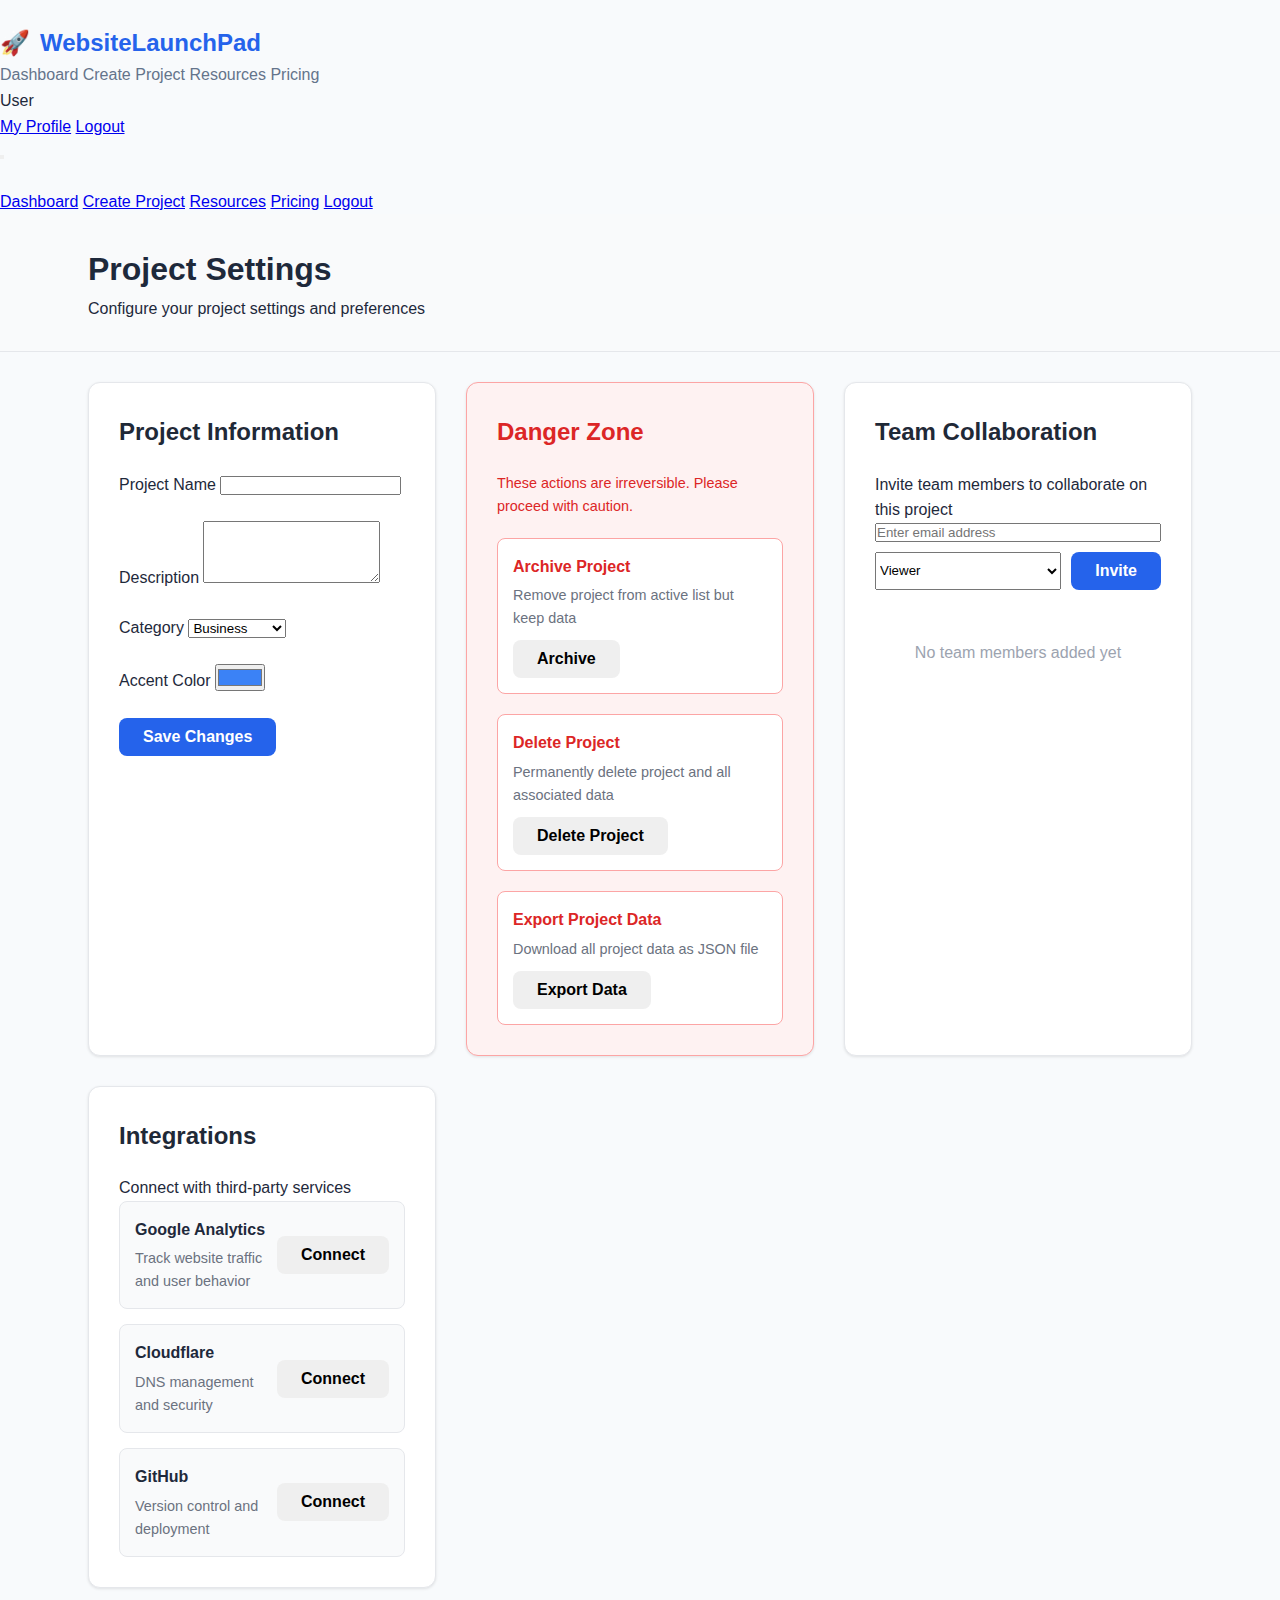
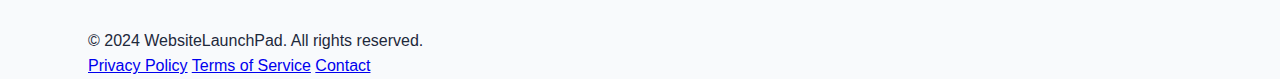
<file: project-settings.html>
<!DOCTYPE html>
<html lang="en">
<head>
    <meta charset="UTF-8">
    <meta name="viewport" content="width=device-width, initial-scale=1.0">
    <title>Project Settings - WebsiteLaunchPad</title>
    <link rel="stylesheet" href="css/main.css">
    <link rel="stylesheet" href="css/components.css">
    <link rel="stylesheet" href="css/responsive.css">
</head>
<body>
    <!-- Navigation -->
    <nav class="navbar">
        <div class="nav-container">
            <a href="index.html" class="logo">
                <span class="logo-icon">🚀</span>
                <span class="logo-text">WebsiteLaunchPad</span>
            </a>
            
            <div class="nav-menu">
                <a href="dashboard.html" class="nav-link">Dashboard</a>
                <a href="create-project.html" class="nav-link">Create Project</a>
                <a href="resources.html" class="nav-link">Resources</a>
                <a href="pricing.html" class="nav-link">Pricing</a>
                <div class="nav-user">
                    <span id="userName">User</span>
                    <div class="user-dropdown">
                        <a href="dashboard.html">My Profile</a>
                        <a href="#" class="logout-btn">Logout</a>
                    </div>
                </div>
            </div>
            
            <button class="menu-toggle">
                <span></span>
                <span></span>
                <span></span>
            </button>
        </div>
    </nav>

    <!-- Mobile Menu -->
    <div class="mobile-menu">
        <a href="dashboard.html" class="mobile-nav-link">Dashboard</a>
        <a href="create-project.html" class="mobile-nav-link">Create Project</a>
        <a href="resources.html" class="mobile-nav-link">Resources</a>
        <a href="pricing.html" class="mobile-nav-link">Pricing</a>
        <a href="#" class="mobile-nav-link logout-btn">Logout</a>
    </div>

    <!-- Settings Header -->
    <div class="settings-header">
        <div class="container">
            <h1>Project Settings</h1>
            <p>Configure your project settings and preferences</p>
        </div>
    </div>

    <!-- Main Content -->
    <div class="container">
        <div class="settings-grid">
            <!-- Project Settings -->
            <div class="settings-card">
                <h2>Project Information</h2>
                <form id="projectSettingsForm" class="ajax-form">
                    <div class="form-group">
                        <label for="projectName">Project Name</label>
                        <input type="text" id="projectName" name="projectName" required>
                    </div>
                    
                    <div class="form-group">
                        <label for="projectDescription">Description</label>
                        <textarea id="projectDescription" name="projectDescription" rows="4"></textarea>
                    </div>
                    
                    <div class="form-group">
                        <label for="projectCategory">Category</label>
                        <select id="projectCategory" name="projectCategory">
                            <option value="business">Business</option>
                            <option value="portfolio">Portfolio</option>
                            <option value="ecommerce">E-commerce</option>
                            <option value="blog">Blog</option>
                            <option value="other">Other</option>
                        </select>
                    </div>
                    
                    <div class="form-group">
                        <label for="projectColor">Accent Color</label>
                        <input type="color" id="projectColor" name="projectColor" value="#3b82f6">
                    </div>
                    
                    <button type="submit" class="btn btn-primary">Save Changes</button>
                </form>
            </div>

            <!-- Danger Zone -->
            <div class="settings-card danger-zone">
                <h2>Danger Zone</h2>
                <p class="warning-text">These actions are irreversible. Please proceed with caution.</p>
                
                <div class="danger-actions">
                    <div class="danger-action">
                        <h3>Archive Project</h3>
                        <p>Remove project from active list but keep data</p>
                        <button class="btn btn-warning" id="archiveProject">Archive</button>
                    </div>
                    
                    <div class="danger-action">
                        <h3>Delete Project</h3>
                        <p>Permanently delete project and all associated data</p>
                        <button class="btn btn-danger" id="deleteProject">Delete Project</button>
                    </div>
                    
                    <div class="danger-action">
                        <h3>Export Project Data</h3>
                        <p>Download all project data as JSON file</p>
                        <button class="btn btn-outline" id="exportProject">Export Data</button>
                    </div>
                </div>
            </div>

            <!-- Team Settings -->
            <div class="settings-card">
                <h2>Team Collaboration</h2>
                <p>Invite team members to collaborate on this project</p>
                
                <div class="team-invite">
                    <input type="email" id="teamEmail" placeholder="Enter email address">
                    <select id="teamRole">
                        <option value="viewer">Viewer</option>
                        <option value="editor">Editor</option>
                        <option value="admin">Admin</option>
                    </select>
                    <button class="btn btn-primary" id="inviteTeam">Invite</button>
                </div>
                
                <div class="team-list" id="teamMembers">
                    <!-- Team members will be loaded here -->
                    <div class="empty-team">
                        <p>No team members added yet</p>
                    </div>
                </div>
            </div>

            <!-- Integration Settings -->
            <div class="settings-card">
                <h2>Integrations</h2>
                <p>Connect with third-party services</p>
                
                <div class="integrations-list">
                    <div class="integration-item">
                        <div class="integration-info">
                            <h3>Google Analytics</h3>
                            <p>Track website traffic and user behavior</p>
                        </div>
                        <button class="btn btn-outline">Connect</button>
                    </div>
                    
                    <div class="integration-item">
                        <div class="integration-info">
                            <h3>Cloudflare</h3>
                            <p>DNS management and security</p>
                        </div>
                        <button class="btn btn-outline">Connect</button>
                    </div>
                    
                    <div class="integration-item">
                        <div class="integration-info">
                            <h3>GitHub</h3>
                            <p>Version control and deployment</p>
                        </div>
                        <button class="btn btn-outline">Connect</button>
                    </div>
                </div>
            </div>
        </div>
    </div>

    <!-- Footer -->
    <footer class="footer">
        <div class="container">
            <p>&copy; 2024 WebsiteLaunchPad. All rights reserved.</p>
            <div class="footer-links">
                <a href="#">Privacy Policy</a>
                <a href="#">Terms of Service</a>
                <a href="#">Contact</a>
            </div>
        </div>
    </footer>

    <!-- Scripts -->
    <script src="js/auth.js"></script>
    <script src="js/main.js"></script>
    
    <script>
        document.addEventListener('DOMContentLoaded', function() {
            // Handle project deletion
            const deleteBtn = document.getElementById('deleteProject');
            deleteBtn.addEventListener('click', function() {
                if (confirm('Are you sure you want to delete this project? This action cannot be undone.')) {
                    // Get project ID from URL
                    const urlParams = new URLSearchParams(window.location.search);
                    const projectId = urlParams.get('id');
                    
                    if (projectId) {
                        const projects = JSON.parse(localStorage.getItem('projects')) || [];
                        const filteredProjects = projects.filter(p => p.id !== projectId);
                        localStorage.setItem('projects', JSON.stringify(filteredProjects));
                        
                        alert('Project deleted successfully!');
                        window.location.href = 'dashboard.html';
                    }
                }
            });

            // Handle project archiving
            const archiveBtn = document.getElementById('archiveProject');
            archiveBtn.addEventListener('click', function() {
                if (confirm('Archive this project? It will be moved to archived projects.')) {
                    const urlParams = new URLSearchParams(window.location.search);
                    const projectId = urlParams.get('id');
                    
                    if (projectId) {
                        const projects = JSON.parse(localStorage.getItem('projects')) || [];
                        const projectIndex = projects.findIndex(p => p.id === projectId);
                        
                        if (projectIndex !== -1) {
                            projects[projectIndex].archived = true;
                            localStorage.setItem('projects', JSON.stringify(projects));
                            
                            alert('Project archived successfully!');
                            window.location.href = 'dashboard.html';
                        }
                    }
                }
            });

            // Handle team invitation
            const inviteBtn = document.getElementById('inviteTeam');
            inviteBtn.addEventListener('click', function() {
                const email = document.getElementById('teamEmail').value;
                const role = document.getElementById('teamRole').value;
                
                if (email) {
                    const teamList = document.getElementById('teamMembers');
                    const emptyTeam = teamList.querySelector('.empty-team');
                    
                    if (emptyTeam) {
                        emptyTeam.remove();
                    }
                    
                    const memberEl = document.createElement('div');
                    memberEl.className = 'team-member';
                    memberEl.innerHTML = `
                        <div class="member-info">
                            <h4>${email}</h4>
                            <span class="member-role">${role}</span>
                        </div>
                        <button class="btn btn-sm btn-outline remove-member">Remove</button>
                    `;
                    
                    teamList.appendChild(memberEl);
                    document.getElementById('teamEmail').value = '';
                    
                    // Add remove functionality
                    memberEl.querySelector('.remove-member').addEventListener('click', function() {
                        memberEl.remove();
                    });
                }
            });
        });
    </script>
</body>
</html>
</file>
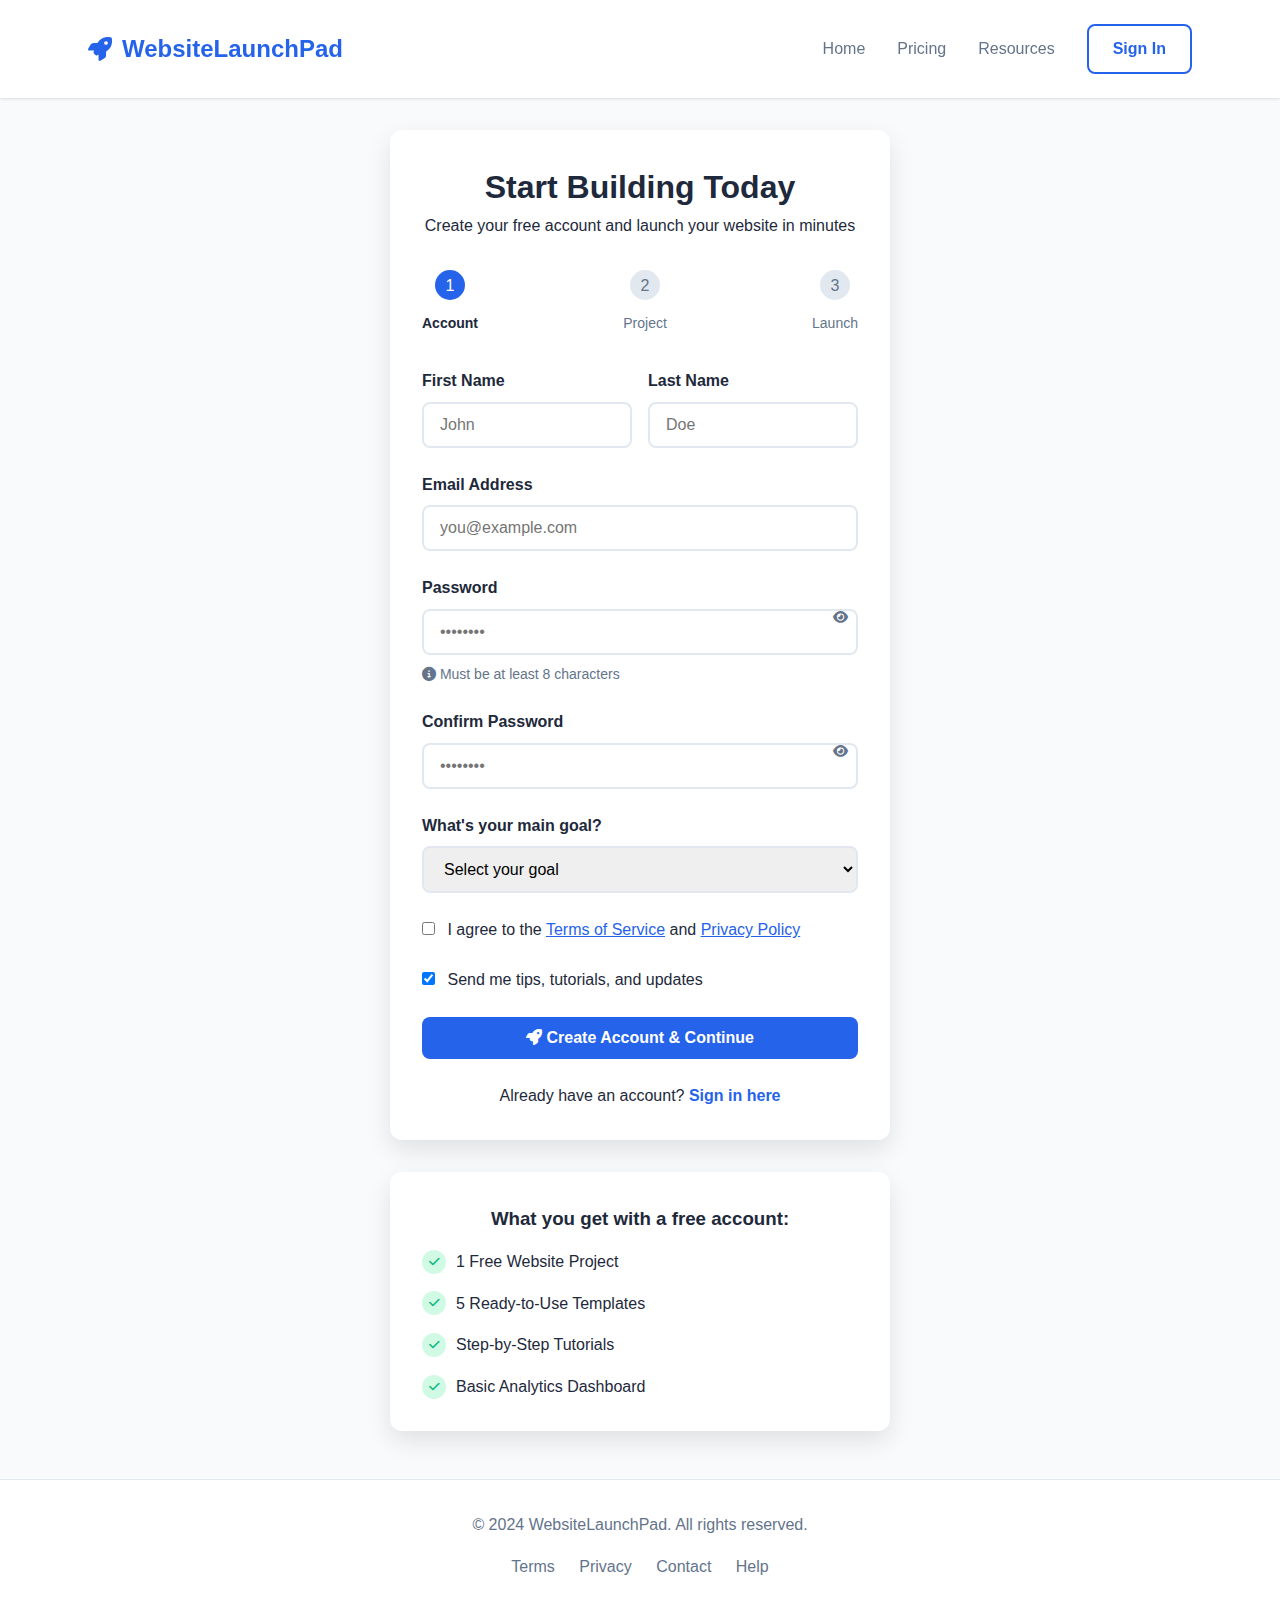
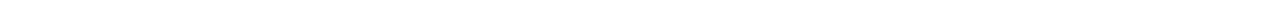
<file: register.html>
<!DOCTYPE html>
<html lang="en">
<head>
    <meta charset="UTF-8">
    <meta name="viewport" content="width=device-width, initial-scale=1.0">
    <title>Sign Up - WebsiteLaunchPad</title>
    
    <!-- CSS Files -->
    <link rel="stylesheet" href="css/main.css">
    <link rel="stylesheet" href="css/components.css">
    <link rel="stylesheet" href="css/responsive.css">
    
    <!-- Font Awesome Icons -->
    <link rel="stylesheet" href="https://cdnjs.cloudflare.com/ajax/libs/font-awesome/6.4.0/css/all.min.css">
    
    <!-- Favicon -->
    <link rel="icon" type="image/x-icon" href="assets/images/logo/favicon.ico">
</head>
<body>
    <!-- Header -->
    <header class="header">
        <div class="container">
            <nav class="navbar">
                <a href="index.html" class="logo">
                    <i class="fas fa-rocket"></i>
                    <span>WebsiteLaunchPad</span>
                </a>
                <div class="nav-links">
                    <a href="index.html" class="nav-link">Home</a>
                    <a href="pricing.html" class="nav-link">Pricing</a>
                    <a href="resources.html" class="nav-link">Resources</a>
                    <a href="login.html" class="btn btn-secondary">Sign In</a>
                </div>
            </nav>
        </div>
    </header>

    <!-- Main Content -->
    <main class="auth-page">
        <div class="container">
            <div class="auth-container">
                <div class="card">
                    <div class="text-center mb-3">
                        <h1>Start Building Today</h1>
                        <p class="gray-text">Create your free account and launch your website in minutes</p>
                    </div>
                    
                    <!-- Progress Steps -->
                    <div style="margin-bottom: 2rem;">
                        <div style="display: flex; justify-content: space-between; position: relative;">
                            <div class="step active" style="text-align: center;">
                                <div style="width: 30px; height: 30px; background-color: var(--primary-blue); color: white; border-radius: 50%; display: flex; align-items: center; justify-content: center; margin: 0 auto 10px;">
                                    1
                                </div>
                                <span style="font-size: 14px; font-weight: 600;">Account</span>
                            </div>
                            <div class="step" style="text-align: center;">
                                <div style="width: 30px; height: 30px; background-color: var(--light-gray); color: var(--gray-text); border-radius: 50%; display: flex; align-items: center; justify-content: center; margin: 0 auto 10px;">
                                    2
                                </div>
                                <span style="font-size: 14px; font-weight: 500; color: var(--gray-text);">Project</span>
                            </div>
                            <div class="step" style="text-align: center;">
                                <div style="width: 30px; height: 30px; background-color: var(--light-gray); color: var(--gray-text); border-radius: 50%; display: flex; align-items: center; justify-content: center; margin: 0 auto 10px;">
                                    3
                                </div>
                                <span style="font-size: 14px; font-weight: 500; color: var(--gray-text);">Launch</span>
                            </div>
                            <div style="position: absolute; top: 15px; left: 15%; right: 15%; height: 2px; background-color: var(--light-gray); z-index: -1;"></div>
                        </div>
                    </div>
                    
                    <!-- Error/Success Messages -->
                    <div id="messageContainer" style="display: none;">
                        <!-- Messages will appear here -->
                    </div>
                    
                    <form id="registerForm">
                        <div class="grid-2" style="gap: 1rem;">
                            <div class="form-group">
                                <label for="firstName" class="form-label">First Name</label>
                                <input type="text" id="firstName" class="form-input" placeholder="John" required>
                            </div>
                            
                            <div class="form-group">
                                <label for="lastName" class="form-label">Last Name</label>
                                <input type="text" id="lastName" class="form-input" placeholder="Doe" required>
                            </div>
                        </div>
                        
                        <div class="form-group">
                            <label for="email" class="form-label">Email Address</label>
                            <input type="email" id="email" class="form-input" placeholder="you@example.com" required>
                        </div>
                        
                        <div class="form-group">
                            <label for="password" class="form-label">Password</label>
                            <input type="password" id="password" class="form-input" placeholder="••••••••" required>
                            <div style="margin-top: 8px; font-size: 14px; color: var(--gray-text);">
                                <i class="fas fa-info-circle"></i> Must be at least 8 characters
                            </div>
                        </div>
                        
                        <div class="form-group">
                            <label for="confirmPassword" class="form-label">Confirm Password</label>
                            <input type="password" id="confirmPassword" class="form-input" placeholder="••••••••" required>
                        </div>
                        
                        <div class="form-group">
                            <label for="websiteGoal" class="form-label">What's your main goal?</label>
                            <select id="websiteGoal" class="form-input" required>
                                <option value="">Select your goal</option>
                                <option value="business">Business Website</option>
                                <option value="portfolio">Portfolio/Personal</option>
                                <option value="ecommerce">Online Store</option>
                                <option value="blog">Blog/Content</option>
                                <option value="other">Other</option>
                            </select>
                        </div>
                        
                        <div class="form-group">
                            <input type="checkbox" id="terms" required>
                            <label for="terms" style="margin-left: 8px;">
                                I agree to the <a href="#" style="color: var(--primary-blue);">Terms of Service</a> and <a href="#" style="color: var(--primary-blue);">Privacy Policy</a>
                            </label>
                        </div>
                        
                        <div class="form-group">
                            <input type="checkbox" id="newsletter" checked>
                            <label for="newsletter" style="margin-left: 8px;">
                                Send me tips, tutorials, and updates
                            </label>
                        </div>
                        
                        <button type="submit" class="btn btn-primary btn-full">
                            <i class="fas fa-rocket"></i> Create Account & Continue
                        </button>
                        
                        <div class="text-center mt-2">
                            <p>Already have an account? <a href="login.html" style="color: var(--primary-blue); text-decoration: none; font-weight: 600;">Sign in here</a></p>
                        </div>
                    </form>
                </div>
                
                <div class="card" style="margin-top: 20px;">
                    <h3 style="margin-bottom: 15px; text-align: center;">What you get with a free account:</h3>
                    <div style="display: grid; grid-template-columns: 1fr; gap: 1rem;">
                        <div style="display: flex; align-items: center; gap: 10px;">
                            <div style="width: 24px; height: 24px; background-color: #d1fae5; border-radius: 50%; display: flex; align-items: center; justify-content: center;">
                                <i class="fas fa-check" style="color: #10b981; font-size: 12px;"></i>
                            </div>
                            <span>1 Free Website Project</span>
                        </div>
                        <div style="display: flex; align-items: center; gap: 10px;">
                            <div style="width: 24px; height: 24px; background-color: #d1fae5; border-radius: 50%; display: flex; align-items: center; justify-content: center;">
                                <i class="fas fa-check" style="color: #10b981; font-size: 12px;"></i>
                            </div>
                            <span>5 Ready-to-Use Templates</span>
                        </div>
                        <div style="display: flex; align-items: center; gap: 10px;">
                            <div style="width: 24px; height: 24px; background-color: #d1fae5; border-radius: 50%; display: flex; align-items: center; justify-content: center;">
                                <i class="fas fa-check" style="color: #10b981; font-size: 12px;"></i>
                            </div>
                            <span>Step-by-Step Tutorials</span>
                        </div>
                        <div style="display: flex; align-items: center; gap: 10px;">
                            <div style="width: 24px; height: 24px; background-color: #d1fae5; border-radius: 50%; display: flex; align-items: center; justify-content: center;">
                                <i class="fas fa-check" style="color: #10b981; font-size: 12px;"></i>
                            </div>
                            <span>Basic Analytics Dashboard</span>
                        </div>
                    </div>
                </div>
            </div>
        </div>
    </main>

    <!-- Footer -->
    <footer style="background-color: var(--white); padding: 2rem 0; margin-top: 3rem; border-top: 1px solid var(--light-gray);">
        <div class="container">
            <div class="text-center">
                <p style="color: var(--gray-text);">© 2024 WebsiteLaunchPad. All rights reserved.</p>
                <div style="margin-top: 1rem;">
                    <a href="#" style="color: var(--gray-text); margin: 0 10px; text-decoration: none;">Terms</a>
                    <a href="#" style="color: var(--gray-text); margin: 0 10px; text-decoration: none;">Privacy</a>
                    <a href="#" style="color: var(--gray-text); margin: 0 10px; text-decoration: none;">Contact</a>
                    <a href="#" style="color: var(--gray-text); margin: 0 10px; text-decoration: none;">Help</a>
                </div>
            </div>
        </div>
    </footer>

    <!-- JavaScript -->
    <script src="js/auth.js"></script>
</body>
</html>
</file>
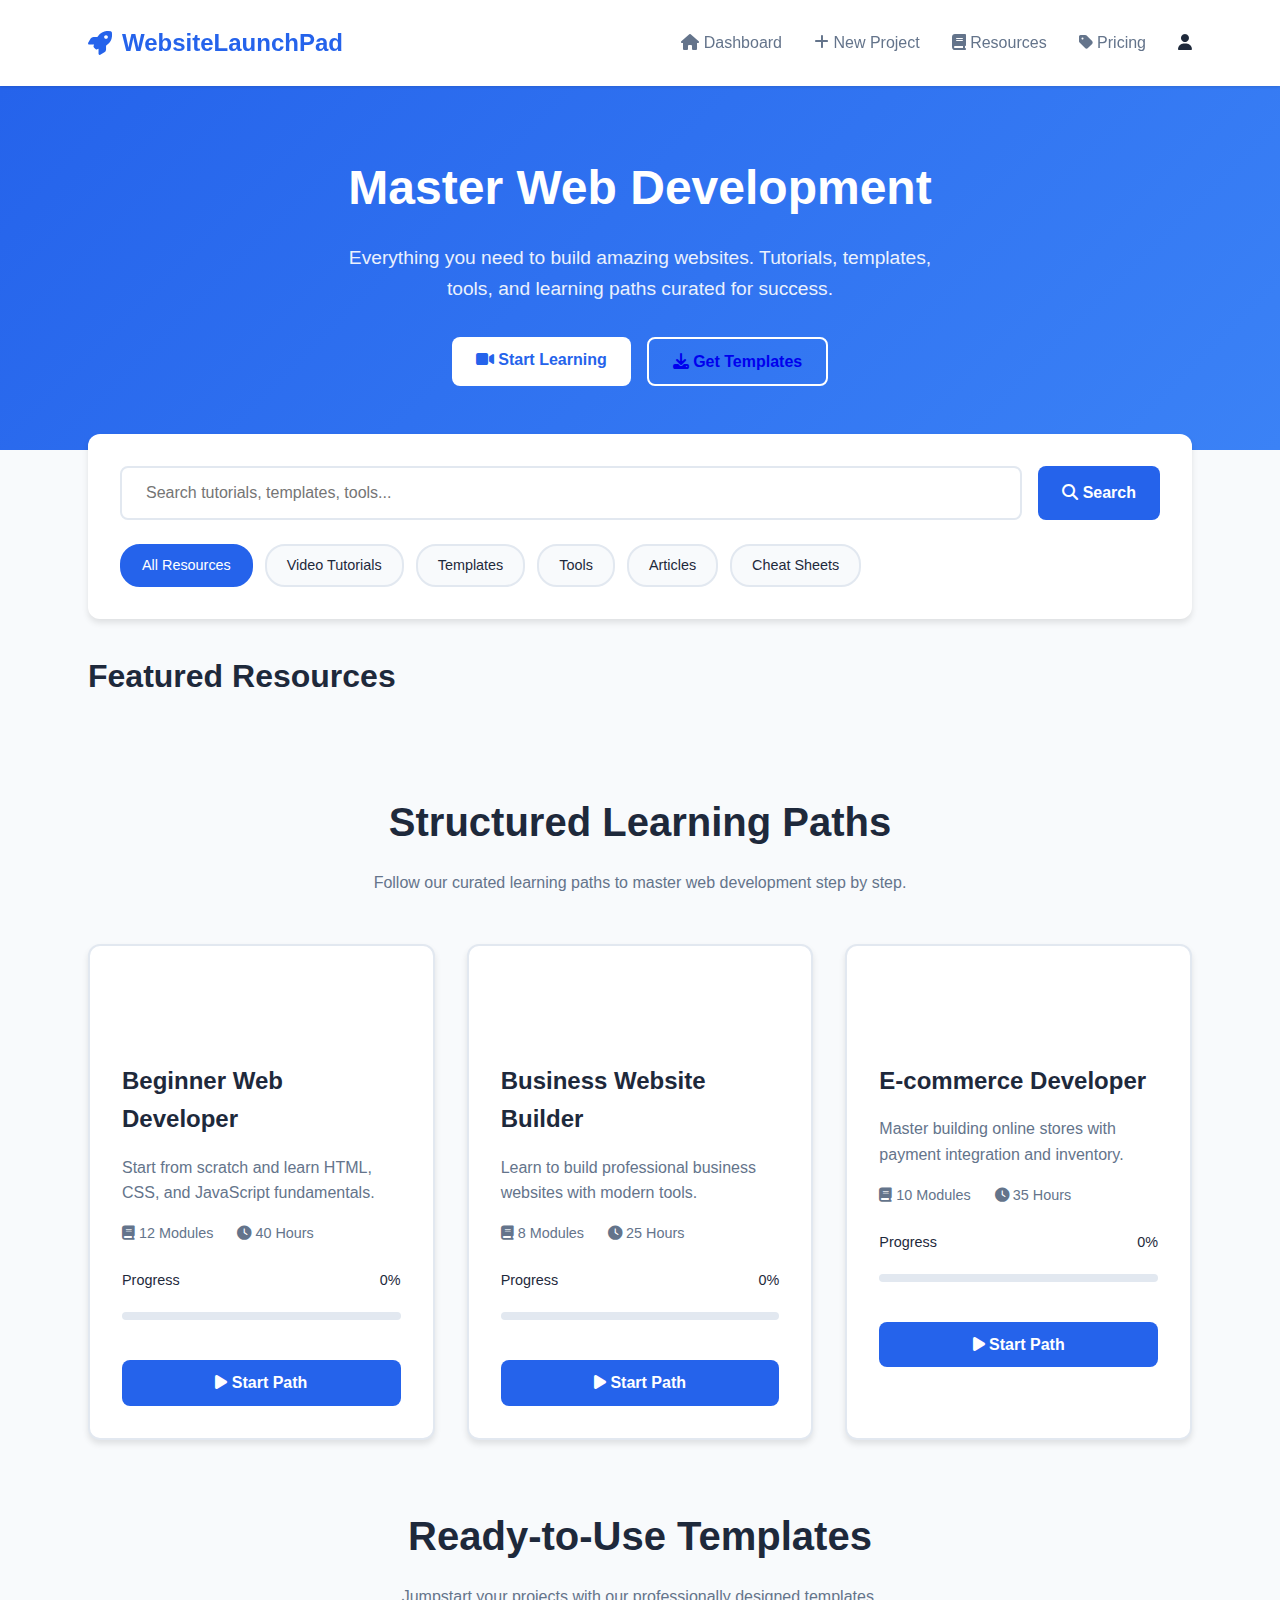
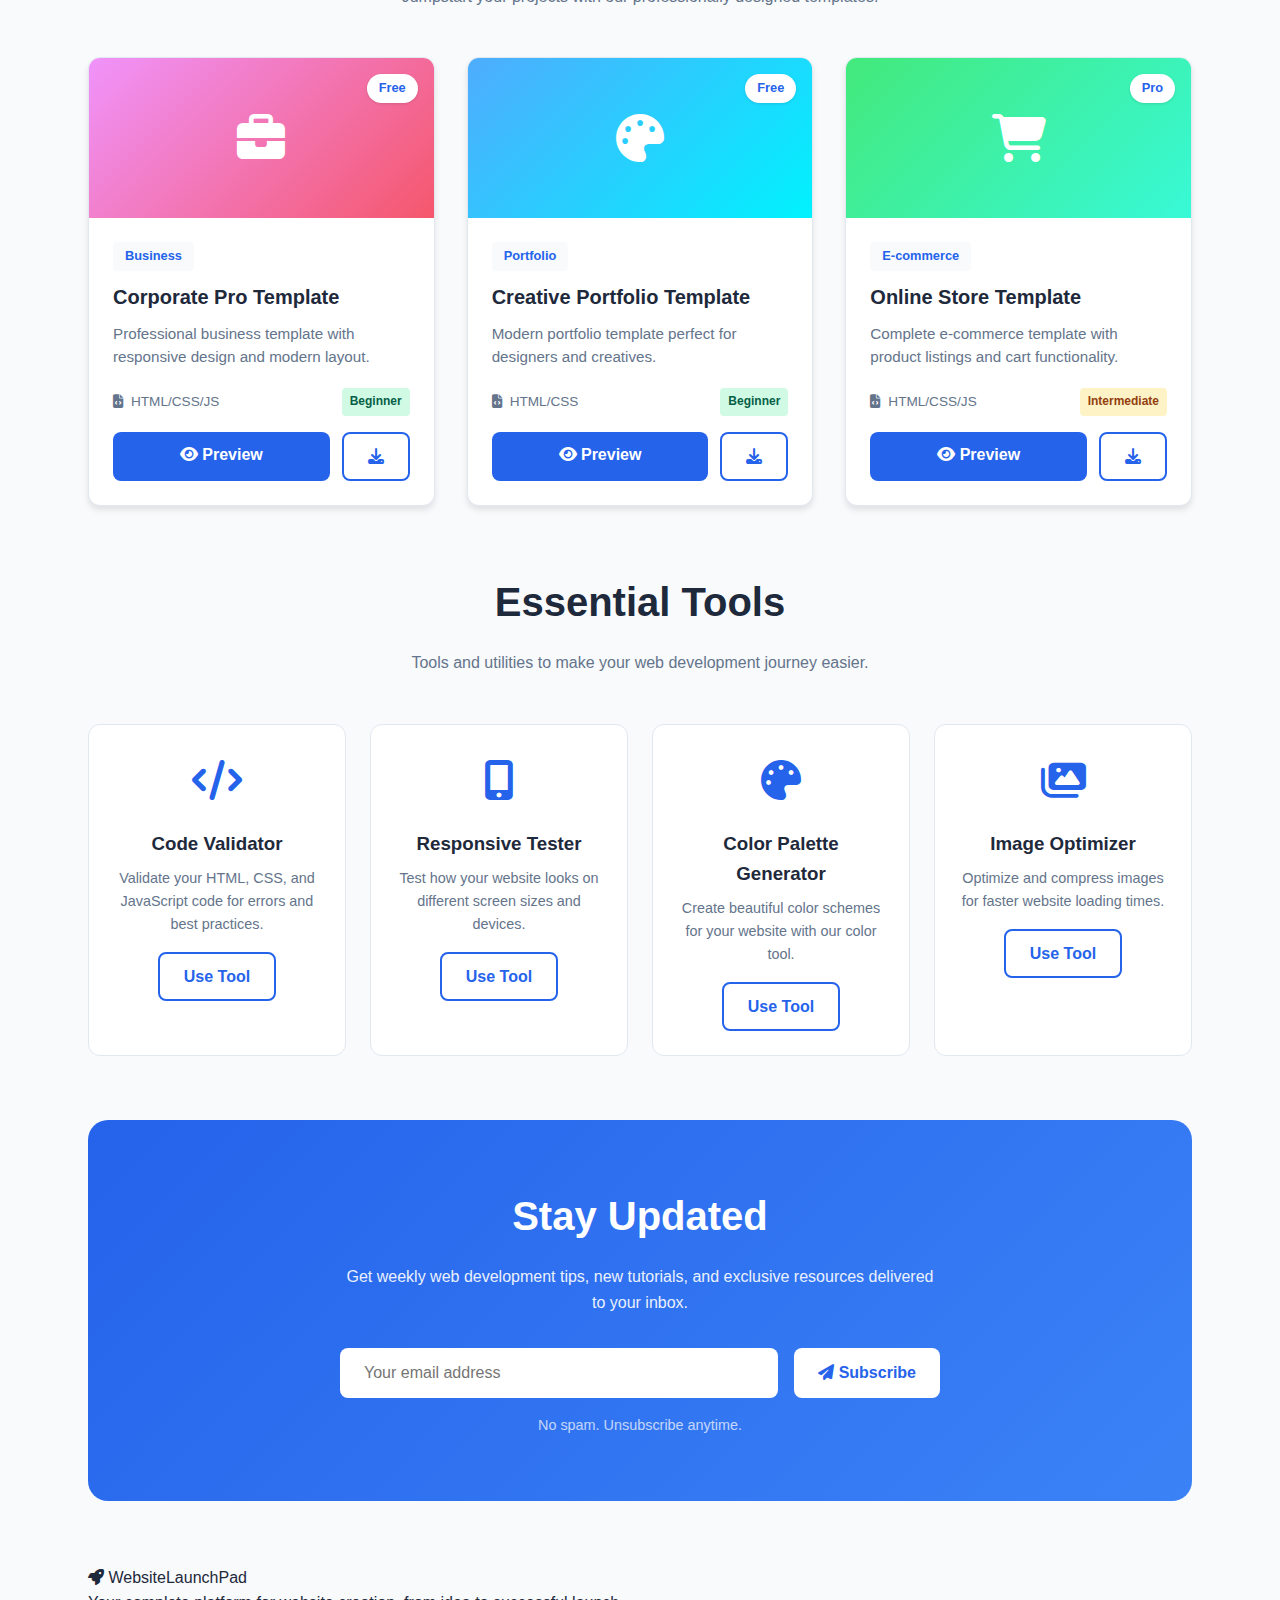
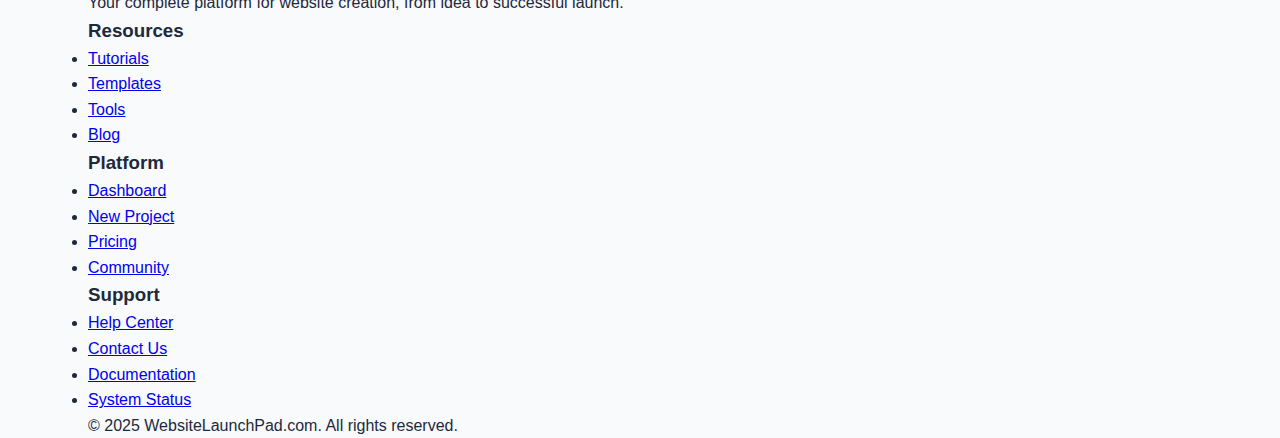
<file: resources.html>
<!DOCTYPE html>
<html lang="en">
<head>
    <meta charset="UTF-8">
    <meta name="viewport" content="width=device-width, initial-scale=1.0">
    <title>Resources - WebsiteLaunchPad</title>
    
    <!-- CSS Files -->
    <link rel="stylesheet" href="css/main.css">
    <link rel="stylesheet" href="css/components.css">
    <link rel="stylesheet" href="css/responsive.css">
    <link rel="stylesheet" href="https://cdnjs.cloudflare.com/ajax/libs/font-awesome/6.4.0/css/all.min.css">
    
    <!-- Resources Specific CSS -->
    <style>
        /* Resources Layout */
        .resources-header {
            background: linear-gradient(135deg, var(--primary-blue) 0%, #3b82f6 100%);
            color: white;
            padding: 4rem 0;
            text-align: center;
            margin-bottom: 3rem;
        }
        
        .resources-header h1 {
            font-size: 3rem;
            margin-bottom: 1rem;
            font-weight: 800;
        }
        
        .resources-header p {
            font-size: 1.2rem;
            opacity: 0.9;
            max-width: 600px;
            margin: 0 auto 2rem;
        }
        
        /* Search & Filter */
        .search-section {
            background: white;
            padding: 2rem;
            border-radius: 12px;
            box-shadow: var(--shadow-md);
            margin-bottom: 2rem;
            margin-top: -4rem;
            position: relative;
            z-index: 10;
        }
        
        .search-container {
            display: flex;
            gap: 1rem;
            margin-bottom: 1.5rem;
        }
        
        .search-input {
            flex: 1;
            padding: 1rem 1.5rem;
            border: 2px solid var(--light-gray);
            border-radius: 8px;
            font-size: 1rem;
            transition: all 0.3s ease;
        }
        
        .search-input:focus {
            outline: none;
            border-color: var(--primary-blue);
            box-shadow: 0 0 0 3px rgba(37, 99, 235, 0.1);
        }
        
        .filter-tags {
            display: flex;
            flex-wrap: wrap;
            gap: 0.75rem;
        }
        
        .filter-tag {
            padding: 0.5rem 1.25rem;
            background: var(--light-bg);
            border: 2px solid var(--light-gray);
            border-radius: 20px;
            cursor: pointer;
            transition: all 0.3s ease;
            font-weight: 500;
            font-size: 0.9rem;
        }
        
        .filter-tag:hover {
            border-color: var(--primary-blue);
            background: white;
        }
        
        .filter-tag.active {
            background: var(--primary-blue);
            color: white;
            border-color: var(--primary-blue);
        }
        
        /* Resource Grid */
        .resource-grid {
            display: grid;
            grid-template-columns: repeat(auto-fill, minmax(300px, 1fr));
            gap: 2rem;
            margin-bottom: 3rem;
        }
        
        .resource-card {
            background: white;
            border-radius: 12px;
            overflow: hidden;
            box-shadow: var(--shadow-md);
            transition: all 0.3s ease;
            border: 1px solid var(--light-gray);
        }
        
        .resource-card:hover {
            transform: translateY(-8px);
            box-shadow: var(--shadow-xl);
            border-color: var(--primary-blue);
        }
        
        .resource-image {
            height: 160px;
            background: linear-gradient(135deg, #667eea 0%, #764ba2 100%);
            display: flex;
            align-items: center;
            justify-content: center;
            color: white;
            font-size: 3rem;
            position: relative;
        }
        
        .resource-badge {
            position: absolute;
            top: 1rem;
            right: 1rem;
            background: white;
            color: var(--primary-blue);
            padding: 0.25rem 0.75rem;
            border-radius: 20px;
            font-size: 0.8rem;
            font-weight: 600;
            box-shadow: var(--shadow-sm);
        }
        
        .resource-content {
            padding: 1.5rem;
        }
        
        .resource-category {
            display: inline-block;
            padding: 0.25rem 0.75rem;
            background: var(--light-bg);
            color: var(--primary-blue);
            border-radius: 4px;
            font-size: 0.8rem;
            font-weight: 600;
            margin-bottom: 0.75rem;
        }
        
        .resource-title {
            font-size: 1.25rem;
            font-weight: 700;
            margin-bottom: 0.75rem;
            color: var(--dark-text);
            line-height: 1.4;
        }
        
        .resource-description {
            color: var(--gray-text);
            margin-bottom: 1.25rem;
            line-height: 1.5;
            font-size: 0.95rem;
        }
        
        .resource-meta {
            display: flex;
            justify-content: space-between;
            align-items: center;
            margin-bottom: 1rem;
            font-size: 0.85rem;
            color: var(--gray-text);
        }
        
        .resource-duration {
            display: flex;
            align-items: center;
            gap: 0.5rem;
        }
        
        .resource-difficulty {
            padding: 0.25rem 0.5rem;
            border-radius: 4px;
            font-weight: 600;
            font-size: 0.75rem;
        }
        
        .difficulty-beginner {
            background: #d1fae5;
            color: #065f46;
        }
        
        .difficulty-intermediate {
            background: #fef3c7;
            color: #92400e;
        }
        
        .difficulty-advanced {
            background: #fee2e2;
            color: #991b1b;
        }
        
        .resource-actions {
            display: flex;
            gap: 0.75rem;
        }
        
        /* Learning Paths */
        .learning-paths {
            margin: 4rem 0;
        }
        
        .paths-grid {
            display: grid;
            grid-template-columns: repeat(auto-fit, minmax(300px, 1fr));
            gap: 2rem;
            margin-top: 2rem;
        }
        
        .path-card {
            background: white;
            border-radius: 12px;
            padding: 2rem;
            box-shadow: var(--shadow-md);
            border: 2px solid var(--light-gray);
            transition: all 0.3s ease;
        }
        
        .path-card:hover {
            border-color: var(--primary-blue);
            transform: translateY(-4px);
            box-shadow: var(--shadow-lg);
        }
        
        .path-icon {
            width: 60px;
            height: 60px;
            background: linear-gradient(135deg, var(--primary-blue), var(--accent-orange));
            border-radius: 12px;
            display: flex;
            align-items: center;
            justify-content: center;
            color: white;
            font-size: 1.5rem;
            margin-bottom: 1.5rem;
        }
        
        .path-title {
            font-size: 1.5rem;
            font-weight: 700;
            margin-bottom: 1rem;
            color: var(--dark-text);
        }
        
        .path-stats {
            display: flex;
            gap: 1.5rem;
            margin: 1rem 0;
            font-size: 0.9rem;
            color: var(--gray-text);
        }
        
        .path-progress {
            margin: 1.5rem 0;
        }
        
        .progress-label {
            display: flex;
            justify-content: space-between;
            margin-bottom: 0.5rem;
            font-size: 0.9rem;
        }
        
        /* Tools Section */
        .tools-section {
            margin: 4rem 0;
        }
        
        .tools-grid {
            display: grid;
            grid-template-columns: repeat(auto-fit, minmax(250px, 1fr));
            gap: 1.5rem;
            margin-top: 2rem;
        }
        
        .tool-card {
            background: white;
            border-radius: 12px;
            padding: 1.5rem;
            border: 1px solid var(--light-gray);
            transition: all 0.3s ease;
            text-align: center;
        }
        
        .tool-card:hover {
            border-color: var(--primary-blue);
            transform: translateY(-4px);
            box-shadow: var(--shadow-md);
        }
        
        .tool-icon {
            font-size: 2.5rem;
            color: var(--primary-blue);
            margin-bottom: 1rem;
        }
        
        .tool-name {
            font-weight: 600;
            margin-bottom: 0.5rem;
            color: var(--dark-text);
        }
        
        .tool-description {
            color: var(--gray-text);
            font-size: 0.9rem;
            margin-bottom: 1rem;
        }
        
        /* Newsletter */
        .newsletter-section {
            background: linear-gradient(135deg, var(--primary-blue) 0%, #3b82f6 100%);
            color: white;
            padding: 4rem 2rem;
            border-radius: 20px;
            text-align: center;
            margin: 4rem 0;
        }
        
        .newsletter-content {
            max-width: 600px;
            margin: 0 auto;
        }
        
        .newsletter-form {
            display: flex;
            gap: 1rem;
            margin-top: 2rem;
        }
        
        .newsletter-input {
            flex: 1;
            padding: 1rem 1.5rem;
            border: none;
            border-radius: 8px;
            font-size: 1rem;
        }
        
        /* Empty State */
        .empty-state {
            text-align: center;
            padding: 4rem 2rem;
        }
        
        .empty-icon {
            font-size: 4rem;
            color: var(--light-gray);
            margin-bottom: 1.5rem;
        }
        
        /* Responsive */
        @media (max-width: 768px) {
            .resources-header h1 {
                font-size: 2.5rem;
            }
            
            .search-container {
                flex-direction: column;
            }
            
            .newsletter-form {
                flex-direction: column;
            }
            
            .resource-grid {
                grid-template-columns: 1fr;
            }
        }
    </style>
</head>
<body>
    <!-- Navigation -->
    <header class="header">
        <div class="container">
            <nav class="navbar">
                <a href="index.html" class="logo">
                    <i class="fas fa-rocket"></i>
                    <span>WebsiteLaunchPad</span>
                </a>
                <div class="nav-links">
                    <a href="dashboard.html" class="nav-link">
                        <i class="fas fa-home"></i> Dashboard
                    </a>
                    <a href="create-project.html" class="nav-link">
                        <i class="fas fa-plus"></i> New Project
                    </a>
                    <a href="resources.html" class="nav-link active">
                        <i class="fas fa-book"></i> Resources
                    </a>
                    <a href="pricing.html" class="nav-link">
                        <i class="fas fa-tag"></i> Pricing
                    </a>
                    <div class="user-dropdown">
                        <div class="user-avatar-small">
                            <i class="fas fa-user"></i>
                        </div>
                    </div>
                </div>
            </nav>
        </div>
    </header>

    <!-- Resources Header -->
    <section class="resources-header">
        <div class="container">
            <h1>Master Web Development</h1>
            <p>Everything you need to build amazing websites. Tutorials, templates, tools, and learning paths curated for success.</p>
            <div style="display: flex; gap: 1rem; justify-content: center; flex-wrap: wrap;">
                <a href="#tutorials" class="btn" style="background: white; color: var(--primary-blue);">
                    <i class="fas fa-video"></i> Start Learning
                </a>
                <a href="#templates" class="btn" style="background: transparent; border: 2px solid white;">
                    <i class="fas fa-download"></i> Get Templates
                </a>
            </div>
        </div>
    </section>

    <!-- Main Content -->
    <main class="container">
        <!-- Search & Filter -->
        <section class="search-section">
            <div class="search-container">
                <input type="text" class="search-input" placeholder="Search tutorials, templates, tools..." id="searchInput">
                <button class="btn btn-primary" id="searchBtn">
                    <i class="fas fa-search"></i> Search
                </button>
            </div>
            
            <div class="filter-tags" id="categoryFilters">
                <span class="filter-tag active" data-category="all">All Resources</span>
                <span class="filter-tag" data-category="tutorial">Video Tutorials</span>
                <span class="filter-tag" data-category="template">Templates</span>
                <span class="filter-tag" data-category="tool">Tools</span>
                <span class="filter-tag" data-category="article">Articles</span>
                <span class="filter-tag" data-category="cheatsheet">Cheat Sheets</span>
            </div>
        </section>

        <!-- Resources Grid -->
        <section id="tutorials">
            <h2 style="margin-bottom: 1.5rem; font-size: 2rem;">Featured Resources</h2>
            <div class="resource-grid" id="resourcesGrid">
                <!-- Resources will be loaded by JavaScript -->
            </div>
        </section>

        <!-- Learning Paths -->
        <section class="learning-paths">
            <h2 style="text-align: center; font-size: 2.5rem; margin-bottom: 1rem;">Structured Learning Paths</h2>
            <p style="text-align: center; color: var(--gray-text); max-width: 600px; margin: 0 auto 3rem;">
                Follow our curated learning paths to master web development step by step.
            </p>
            
            <div class="paths-grid">
                <div class="path-card">
                    <div class="path-icon">
                        <i class="fas fa-laptop-code"></i>
                    </div>
                    <h3 class="path-title">Beginner Web Developer</h3>
                    <p style="color: var(--gray-text); margin-bottom: 1rem;">
                        Start from scratch and learn HTML, CSS, and JavaScript fundamentals.
                    </p>
                    <div class="path-stats">
                        <span><i class="fas fa-book"></i> 12 Modules</span>
                        <span><i class="fas fa-clock"></i> 40 Hours</span>
                    </div>
                    <div class="path-progress">
                        <div class="progress-label">
                            <span>Progress</span>
                            <span>0%</span>
                        </div>
                        <div class="progress-bar">
                            <div class="progress-fill" style="width: 0%;"></div>
                        </div>
                    </div>
                    <a href="#" class="btn btn-primary" style="width: 100%; margin-top: 1rem;">
                        <i class="fas fa-play"></i> Start Path
                    </a>
                </div>
                
                <div class="path-card">
                    <div class="path-icon">
                        <i class="fas fa-briefcase"></i>
                    </div>
                    <h3 class="path-title">Business Website Builder</h3>
                    <p style="color: var(--gray-text); margin-bottom: 1rem;">
                        Learn to build professional business websites with modern tools.
                    </p>
                    <div class="path-stats">
                        <span><i class="fas fa-book"></i> 8 Modules</span>
                        <span><i class="fas fa-clock"></i> 25 Hours</span>
                    </div>
                    <div class="path-progress">
                        <div class="progress-label">
                            <span>Progress</span>
                            <span>0%</span>
                        </div>
                        <div class="progress-bar">
                            <div class="progress-fill" style="width: 0%;"></div>
                        </div>
                    </div>
                    <a href="#" class="btn btn-primary" style="width: 100%; margin-top: 1rem;">
                        <i class="fas fa-play"></i> Start Path
                    </a>
                </div>
                
                <div class="path-card">
                    <div class="path-icon">
                        <i class="fas fa-shopping-cart"></i>
                    </div>
                    <h3 class="path-title">E-commerce Developer</h3>
                    <p style="color: var(--gray-text); margin-bottom: 1rem;">
                        Master building online stores with payment integration and inventory.
                    </p>
                    <div class="path-stats">
                        <span><i class="fas fa-book"></i> 10 Modules</span>
                        <span><i class="fas fa-clock"></i> 35 Hours</span>
                    </div>
                    <div class="path-progress">
                        <div class="progress-label">
                            <span>Progress</span>
                            <span>0%</span>
                        </div>
                        <div class="progress-bar">
                            <div class="progress-fill" style="width: 0%;"></div>
                        </div>
                    </div>
                    <a href="#" class="btn btn-primary" style="width: 100%; margin-top: 1rem;">
                        <i class="fas fa-play"></i> Start Path
                    </a>
                </div>
            </div>
        </section>

        <!-- Templates Section -->
        <section id="templates" style="margin: 4rem 0;">
            <h2 style="text-align: center; font-size: 2.5rem; margin-bottom: 1rem;">Ready-to-Use Templates</h2>
            <p style="text-align: center; color: var(--gray-text); max-width: 600px; margin: 0 auto 3rem;">
                Jumpstart your projects with our professionally designed templates.
            </p>
            
            <div class="resource-grid">
                <div class="resource-card">
                    <div class="resource-image" style="background: linear-gradient(135deg, #f093fb 0%, #f5576c 100%);">
                        <i class="fas fa-briefcase"></i>
                        <span class="resource-badge">Free</span>
                    </div>
                    <div class="resource-content">
                        <span class="resource-category">Business</span>
                        <h3 class="resource-title">Corporate Pro Template</h3>
                        <p class="resource-description">
                            Professional business template with responsive design and modern layout.
                        </p>
                        <div class="resource-meta">
                            <div class="resource-duration">
                                <i class="fas fa-file-code"></i> HTML/CSS/JS
                            </div>
                            <div class="resource-difficulty difficulty-beginner">
                                Beginner
                            </div>
                        </div>
                        <div class="resource-actions">
                            <a href="#" class="btn btn-primary" style="flex: 1;">
                                <i class="fas fa-eye"></i> Preview
                            </a>
                            <a href="#" class="btn btn-secondary">
                                <i class="fas fa-download"></i>
                            </a>
                        </div>
                    </div>
                </div>
                
                <div class="resource-card">
                    <div class="resource-image" style="background: linear-gradient(135deg, #4facfe 0%, #00f2fe 100%);">
                        <i class="fas fa-palette"></i>
                        <span class="resource-badge">Free</span>
                    </div>
                    <div class="resource-content">
                        <span class="resource-category">Portfolio</span>
                        <h3 class="resource-title">Creative Portfolio Template</h3>
                        <p class="resource-description">
                            Modern portfolio template perfect for designers and creatives.
                        </p>
                        <div class="resource-meta">
                            <div class="resource-duration">
                                <i class="fas fa-file-code"></i> HTML/CSS
                            </div>
                            <div class="resource-difficulty difficulty-beginner">
                                Beginner
                            </div>
                        </div>
                        <div class="resource-actions">
                            <a href="#" class="btn btn-primary" style="flex: 1;">
                                <i class="fas fa-eye"></i> Preview
                            </a>
                            <a href="#" class="btn btn-secondary">
                                <i class="fas fa-download"></i>
                            </a>
                        </div>
                    </div>
                </div>
                
                <div class="resource-card">
                    <div class="resource-image" style="background: linear-gradient(135deg, #43e97b 0%, #38f9d7 100%);">
                        <i class="fas fa-shopping-cart"></i>
                        <span class="resource-badge">Pro</span>
                    </div>
                    <div class="resource-content">
                        <span class="resource-category">E-commerce</span>
                        <h3 class="resource-title">Online Store Template</h3>
                        <p class="resource-description">
                            Complete e-commerce template with product listings and cart functionality.
                        </p>
                        <div class="resource-meta">
                            <div class="resource-duration">
                                <i class="fas fa-file-code"></i> HTML/CSS/JS
                            </div>
                            <div class="resource-difficulty difficulty-intermediate">
                                Intermediate
                            </div>
                        </div>
                        <div class="resource-actions">
                            <a href="#" class="btn btn-primary" style="flex: 1;">
                                <i class="fas fa-eye"></i> Preview
                            </a>
                            <a href="#" class="btn btn-secondary">
                                <i class="fas fa-download"></i>
                            </a>
                        </div>
                    </div>
                </div>
            </div>
        </section>

        <!-- Tools Section -->
        <section class="tools-section">
            <h2 style="text-align: center; font-size: 2.5rem; margin-bottom: 1rem;">Essential Tools</h2>
            <p style="text-align: center; color: var(--gray-text); max-width: 600px; margin: 0 auto 3rem;">
                Tools and utilities to make your web development journey easier.
            </p>
            
            <div class="tools-grid">
                <div class="tool-card">
                    <div class="tool-icon">
                        <i class="fas fa-code"></i>
                    </div>
                    <h3 class="tool-name">Code Validator</h3>
                    <p class="tool-description">
                        Validate your HTML, CSS, and JavaScript code for errors and best practices.
                    </p>
                    <a href="#" class="btn btn-secondary">Use Tool</a>
                </div>
                
                <div class="tool-card">
                    <div class="tool-icon">
                        <i class="fas fa-mobile-alt"></i>
                    </div>
                    <h3 class="tool-name">Responsive Tester</h3>
                    <p class="tool-description">
                        Test how your website looks on different screen sizes and devices.
                    </p>
                    <a href="#" class="btn btn-secondary">Use Tool</a>
                </div>
                
                <div class="tool-card">
                    <div class="tool-icon">
                        <i class="fas fa-palette"></i>
                    </div>
                    <h3 class="tool-name">Color Palette Generator</h3>
                    <p class="tool-description">
                        Create beautiful color schemes for your website with our color tool.
                    </p>
                    <a href="#" class="btn btn-secondary">Use Tool</a>
                </div>
                
                <div class="tool-card">
                    <div class="tool-icon">
                        <i class="fas fa-images"></i>
                    </div>
                    <h3 class="tool-name">Image Optimizer</h3>
                    <p class="tool-description">
                        Optimize and compress images for faster website loading times.
                    </p>
                    <a href="#" class="btn btn-secondary">Use Tool</a>
                </div>
            </div>
        </section>

        <!-- Newsletter -->
        <section class="newsletter-section">
            <div class="newsletter-content">
                <h2 style="font-size: 2.5rem; margin-bottom: 1rem;">Stay Updated</h2>
                <p style="opacity: 0.9; margin-bottom: 2rem;">
                    Get weekly web development tips, new tutorials, and exclusive resources delivered to your inbox.
                </p>
                
                <form class="newsletter-form" id="newsletterForm">
                    <input type="email" class="newsletter-input" placeholder="Your email address" required>
                    <button type="submit" class="btn" style="background: white; color: var(--primary-blue);">
                        <i class="fas fa-paper-plane"></i> Subscribe
                    </button>
                </form>
                
                <p style="font-size: 0.9rem; opacity: 0.7; margin-top: 1rem;">
                    No spam. Unsubscribe anytime.
                </p>
            </div>
        </section>
    </main>

    <!-- Footer -->
    <footer class="footer">
        <div class="container">
            <div class="footer-content">
                <div>
                    <div class="footer-logo">
                        <i class="fas fa-rocket"></i>
                        <span>WebsiteLaunchPad</span>
                    </div>
                    <p class="footer-description">
                        Your complete platform for website creation, from idea to successful launch.
                    </p>
                </div>
                
                <div class="footer-links">
                    <h3>Resources</h3>
                    <ul>
                        <li><a href="#tutorials">Tutorials</a></li>
                        <li><a href="#templates">Templates</a></li>
                        <li><a href="#tools">Tools</a></li>
                        <li><a href="/blog">Blog</a></li>
                    </ul>
                </div>
                
                <div class="footer-links">
                    <h3>Platform</h3>
                    <ul>
                        <li><a href="dashboard.html">Dashboard</a></li>
                        <li><a href="create-project.html">New Project</a></li>
                        <li><a href="pricing.html">Pricing</a></li>
                        <li><a href="/community">Community</a></li>
                    </ul>
                </div>
                
                <div class="footer-links">
                    <h3>Support</h3>
                    <ul>
                        <li><a href="/help">Help Center</a></li>
                        <li><a href="/contact">Contact Us</a></li>
                        <li><a href="/docs">Documentation</a></li>
                        <li><a href="/status">System Status</a></li>
                    </ul>
                </div>
            </div>
            
            <div class="footer-bottom">
                <p>&copy; 2025 WebsiteLaunchPad.com. All rights reserved.</p>
            </div>
        </div>
    </footer>

    <!-- JavaScript -->
    <script src="js/auth.js"></script>
    <script src="js/resources.js"></script>
</body>
</html>
</file>
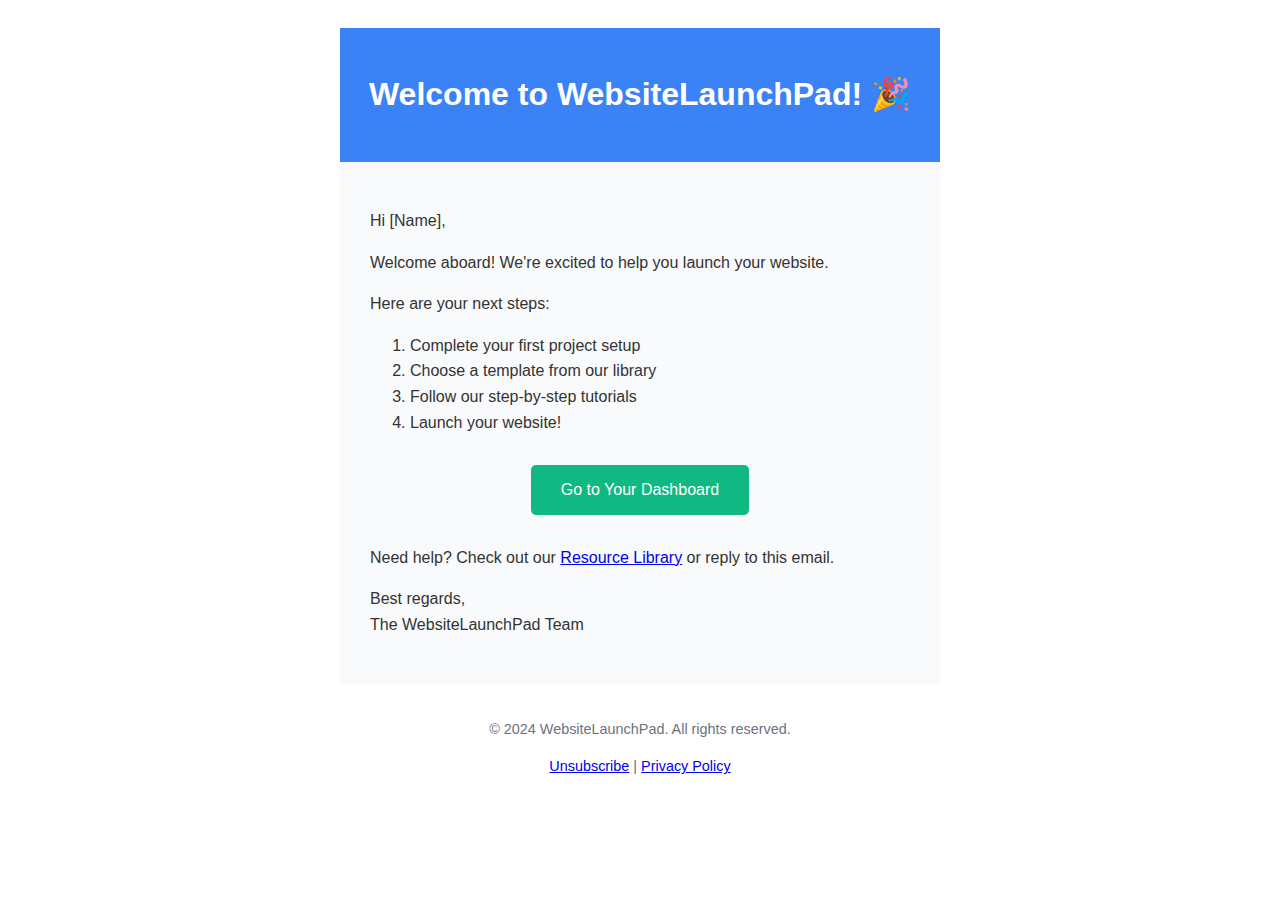
<file: assets/templates/email/welcome-email.html.html>
<!DOCTYPE html>
<html>
<head>
    <style>
        body { font-family: Arial, sans-serif; line-height: 1.6; color: #333; }
        .container { max-width: 600px; margin: 0 auto; padding: 20px; }
        .header { background: #3b82f6; color: white; padding: 20px; text-align: center; }
        .content { padding: 30px; background: #f9fafb; }
        .button { background: #10b981; color: white; padding: 12px 30px; text-decoration: none; border-radius: 5px; display: inline-block; }
        .footer { text-align: center; padding: 20px; color: #6b7280; font-size: 0.9rem; }
    </style>
</head>
<body>
    <div class="container">
        <div class="header">
            <h1>Welcome to WebsiteLaunchPad! 🎉</h1>
        </div>
        
        <div class="content">
            <p>Hi [Name],</p>
            
            <p>Welcome aboard! We're excited to help you launch your website.</p>
            
            <p>Here are your next steps:</p>
            
            <ol>
                <li>Complete your first project setup</li>
                <li>Choose a template from our library</li>
                <li>Follow our step-by-step tutorials</li>
                <li>Launch your website!</li>
            </ol>
            
            <p style="text-align: center; margin: 30px 0;">
                <a href="https://[your-domain].github.io/website-launchpad/dashboard.html" class="button">
                    Go to Your Dashboard
                </a>
            </p>
            
            <p>Need help? Check out our <a href="https://[your-domain].github.io/website-launchpad/resources.html">Resource Library</a> or reply to this email.</p>
            
            <p>Best regards,<br>
            The WebsiteLaunchPad Team</p>
        </div>
        
        <div class="footer">
            <p>&copy; 2024 WebsiteLaunchPad. All rights reserved.</p>
            <p><a href="#">Unsubscribe</a> | <a href="#">Privacy Policy</a></p>
        </div>
    </div>
</body>
</html>
</file>
<file: style.css>
/* launchpad.css - Professional Design System */
:root {
    /* Professional Color Palette */
    --primary-blue: #2563eb;
    --primary-purple: #7c3aed;
    --primary-teal: #0d9488;
    --success-green: #10b981;
    --warning-orange: #f59e0b;
    --error-red: #ef4444;
    --neutral-50: #f9fafb;
    --neutral-100: #f3f4f6;
    --neutral-200: #e5e7eb;
    --neutral-300: #d1d5db;
    --neutral-400: #9ca3af;
    --neutral-500: #6b7280;
    --neutral-600: #4b5563;
    --neutral-700: #374151;
    --neutral-800: #1f2937;
    --neutral-900: #111827;
    
    /* Gradients */
    --gradient-primary: linear-gradient(135deg, #7c3aed, #2563eb);
    --gradient-success: linear-gradient(135deg, #10b981, #0d9488);
    --gradient-warning: linear-gradient(135deg, #f59e0b, #d97706);
    
    /* Shadows */
    --shadow-sm: 0 1px 2px 0 rgba(0, 0, 0, 0.05);
    --shadow-md: 0 4px 6px -1px rgba(0, 0, 0, 0.1);
    --shadow-lg: 0 10px 15px -3px rgba(0, 0, 0, 0.1);
    --shadow-xl: 0 20px 25px -5px rgba(0, 0, 0, 0.1);
}

/* Professional Light Theme Base */
.launchpad-light-theme {
    background: linear-gradient(135deg, #f8fafc 0%, #f1f5f9 100%);
    color: var(--neutral-900);
    min-height: 100vh;
}

.launchpad-light-theme .navbar {
    background: white;
    border-bottom: 1px solid var(--neutral-200);
    box-shadow: var(--shadow-sm);
}

.launchpad-light-theme .navbar a {
    color: var(--neutral-700);
}

.launchpad-light-theme .navbar a:hover {
    color: var(--primary-blue);
}

.launchpad-light-theme .hero {
    background: linear-gradient(135deg, #eff6ff 0%, #f0f9ff 100%);
    border-bottom: 1px solid var(--neutral-200);
}

.launchpad-light-theme .hero h1 {
    background: var(--gradient-primary);
    -webkit-background-clip: text;
    -webkit-text-fill-color: transparent;
    background-clip: text;
}

.launchpad-light-theme .subtitle {
    color: var(--neutral-600);
}

/* Professional Card Design */
.pro-card {
    background: white;
    border-radius: 16px;
    border: 1px solid var(--neutral-200);
    box-shadow: var(--shadow-md);
    transition: all 0.3s ease;
    overflow: hidden;
}

.pro-card:hover {
    box-shadow: var(--shadow-xl);
    transform: translateY(-4px);
    border-color: var(--primary-blue);
}

.pro-card-header {
    background: linear-gradient(135deg, var(--neutral-50), white);
    border-bottom: 1px solid var(--neutral-200);
    padding: 1.5rem;
}

.pro-card-title {
    font-size: 1.25rem;
    font-weight: 600;
    color: var(--neutral-900);
    margin-bottom: 0.5rem;
}

.pro-card-subtitle {
    color: var(--neutral-500);
    font-size: 0.875rem;
}

/* Professional Checklist Items */
.pro-checklist-item {
    display: flex;
    align-items: flex-start;
    gap: 1rem;
    padding: 1.25rem;
    border-bottom: 1px solid var(--neutral-100);
    background: white;
    transition: all 0.2s ease;
}

.pro-checklist-item:hover {
    background: var(--neutral-50);
}

.pro-checklist-item.completed {
    background: linear-gradient(135deg, rgba(16, 185, 129, 0.05), rgba(13, 148, 136, 0.05));
    border-left: 4px solid var(--success-green);
}

.pro-checkbox {
    width: 24px;
    height: 24px;
    border: 2px solid var(--neutral-300);
    border-radius: 6px;
    display: flex;
    align-items: center;
    justify-content: center;
    flex-shrink: 0;
    cursor: pointer;
    transition: all 0.2s ease;
}

.pro-checklist-item.completed .pro-checkbox {
    background: var(--success-green);
    border-color: var(--success-green);
    color: white;
}

.pro-checkbox i {
    font-size: 0.875rem;
    opacity: 0;
    transition: opacity 0.2s ease;
}

.pro-checklist-item.completed .pro-checkbox i {
    opacity: 1;
}

.pro-checklist-content {
    flex: 1;
}

.pro-checklist-title {
    font-weight: 500;
    color: var(--neutral-900);
    margin-bottom: 0.5rem;
}

.pro-checklist-desc {
    color: var(--neutral-600);
    font-size: 0.875rem;
    line-height: 1.5;
    margin-bottom: 0.75rem;
}

/* Professional Resource Links */
.pro-resource-badge {
    display: inline-flex;
    align-items: center;
    gap: 0.375rem;
    padding: 0.375rem 0.75rem;
    background: var(--neutral-100);
    border: 1px solid var(--neutral-200);
    border-radius: 20px;
    font-size: 0.75rem;
    color: var(--neutral-700);
    text-decoration: none;
    transition: all 0.2s ease;
}

.pro-resource-badge:hover {
    background: var(--primary-blue);
    color: white;
    border-color: var(--primary-blue);
    transform: translateY(-1px);
}

/* Professional Progress Bars */
.pro-progress-container {
    height: 8px;
    background: var(--neutral-200);
    border-radius: 4px;
    overflow: hidden;
    margin: 1rem 0;
}

.pro-progress-bar {
    height: 100%;
    background: var(--gradient-primary);
    border-radius: 4px;
    transition: width 0.5s ease;
    position: relative;
}

.pro-progress-bar::after {
    content: '';
    position: absolute;
    top: 0;
    left: 0;
    right: 0;
    bottom: 0;
    background: linear-gradient(90deg, transparent, rgba(255, 255, 255, 0.3), transparent);
    animation: shimmer 2s infinite;
}

@keyframes shimmer {
    0% { transform: translateX(-100%); }
    100% { transform: translateX(100%); }
}

/* Professional Status Badges */
.status-badge {
    display: inline-flex;
    align-items: center;
    gap: 0.375rem;
    padding: 0.375rem 0.75rem;
    border-radius: 20px;
    font-size: 0.75rem;
    font-weight: 500;
    text-transform: uppercase;
    letter-spacing: 0.05em;
}

.status-complete {
    background: linear-gradient(135deg, rgba(16, 185, 129, 0.1), rgba(13, 148, 136, 0.1));
    color: var(--success-green);
    border: 1px solid rgba(16, 185, 129, 0.2);
}

.status-in-progress {
    background: linear-gradient(135deg, rgba(59, 130, 246, 0.1), rgba(37, 99, 235, 0.1));
    color: var(--primary-blue);
    border: 1px solid rgba(59, 130, 246, 0.2);
}

.status-pending {
    background: linear-gradient(135deg, rgba(107, 114, 128, 0.1), rgba(75, 85, 99, 0.1));
    color: var(--neutral-500);
    border: 1px solid rgba(107, 114, 128, 0.2);
}

/* Professional Action Buttons */
.btn-pro-primary {
    background: var(--gradient-primary);
    color: white;
    border: none;
    padding: 0.75rem 1.5rem;
    border-radius: 10px;
    font-weight: 500;
    font-size: 0.875rem;
    display: inline-flex;
    align-items: center;
    gap: 0.5rem;
    cursor: pointer;
    transition: all 0.3s ease;
    box-shadow: var(--shadow-md);
}

.btn-pro-primary:hover {
    transform: translateY(-2px);
    box-shadow: var(--shadow-lg);
}

.btn-pro-secondary {
    background: white;
    color: var(--neutral-700);
    border: 1px solid var(--neutral-300);
    padding: 0.75rem 1.5rem;
    border-radius: 10px;
    font-weight: 500;
    font-size: 0.875rem;
    display: inline-flex;
    align-items: center;
    gap: 0.5rem;
    cursor: pointer;
    transition: all 0.3s ease;
}

.btn-pro-secondary:hover {
    background: var(--neutral-50);
    border-color: var(--neutral-400);
}

/* Professional Tooltips */
.pro-tooltip {
    position: relative;
    display: inline-block;
}

.pro-tooltip .tooltip-text {
    visibility: hidden;
    width: 200px;
    background: var(--neutral-900);
    color: white;
    text-align: center;
    border-radius: 6px;
    padding: 0.5rem;
    position: absolute;
    z-index: 1000;
    bottom: 125%;
    left: 50%;
    transform: translateX(-50%);
    opacity: 0;
    transition: opacity 0.3s;
    font-size: 0.75rem;
    line-height: 1.4;
}

.pro-tooltip:hover .tooltip-text {
    visibility: visible;
    opacity: 1;
}

/* Professional Timeline */
.pro-timeline {
    position: relative;
    padding-left: 2rem;
}

.pro-timeline::before {
    content: '';
    position: absolute;
    left: 0;
    top: 0;
    bottom: 0;
    width: 2px;
    background: linear-gradient(to bottom, var(--neutral-200), var(--neutral-300));
}

.pro-timeline-item {
    position: relative;
    margin-bottom: 2rem;
}

.pro-timeline-marker {
    position: absolute;
    left: -2.375rem;
    width: 1.5rem;
    height: 1.5rem;
    border-radius: 50%;
    background: white;
    border: 3px solid var(--primary-blue);
    display: flex;
    align-items: center;
    justify-content: center;
}

.pro-timeline-content {
    background: white;
    border: 1px solid var(--neutral-200);
    border-radius: 12px;
    padding: 1rem;
    margin-left: 1rem;
    box-shadow: var(--shadow-sm);
}

/* Dark Mode Support */
@media (prefers-color-scheme: dark) {
    .launchpad-light-theme {
        background: var(--neutral-900);
        color: var(--neutral-100);
    }
    
    .launchpad-light-theme .pro-card {
        background: var(--neutral-800);
        border-color: var(--neutral-700);
    }
    
    .launchpad-light-theme .pro-checklist-item {
        background: var(--neutral-800);
        border-color: var(--neutral-700);
    }
    
    .launchpad-light-theme .pro-checklist-title {
        color: var(--neutral-100);
    }
    
    .launchpad-light-theme .pro-checklist-desc {
        color: var(--neutral-300);
    }
}

/* Accessibility Improvements */
@media (prefers-reduced-motion: reduce) {
    * {
        animation-duration: 0.01ms !important;
        animation-iteration-count: 1 !important;
        transition-duration: 0.01ms !important;
    }
}

/* Focus states for accessibility */
*:focus {
    outline: 2px solid var(--primary-blue);
    outline-offset: 2px;
}

*:focus:not(:focus-visible) {
    outline: none;
}

*:focus-visible {
    outline: 2px solid var(--primary-blue);
    outline-offset: 2px;
}
</file>
<file: css/main.css>
/* website-launchpad/css/main.css */
* {
    margin: 0;
    padding: 0;
    box-sizing: border-box;
}

:root {
    /* Colors */
    --primary-blue: #2563eb;
    --primary-light: #3b82f6;
    --primary-dark: #1d4ed8;
    --secondary: #8b5cf6;
    --accent: #10b981;
    --light-bg: #f8fafc;
    --dark-text: #1e293b;
    --gray-text: #64748b;
    --light-gray: #e2e8f0;
    --white: #ffffff;
    
    /* Spacing */
    --space-xs: 0.5rem;
    --space-sm: 1rem;
    --space-md: 1.5rem;
    --space-lg: 2rem;
    --space-xl: 3rem;
    
    /* Border Radius */
    --radius-sm: 4px;
    --radius-md: 8px;
    --radius-lg: 12px;
    
    /* Shadows */
    --shadow-sm: 0 1px 3px rgba(0,0,0,0.12);
    --shadow-md: 0 4px 6px rgba(0,0,0,0.1);
    --shadow-lg: 0 10px 25px rgba(0,0,0,0.1);
}

body {
    font-family: -apple-system, BlinkMacSystemFont, 'Segoe UI', Roboto, Oxygen, Ubuntu, sans-serif;
    color: var(--dark-text);
    background-color: var(--light-bg);
    line-height: 1.6;
}

.container {
    max-width: 1200px;
    margin: 0 auto;
    padding: 0 var(--space-md);
}

/* Button Styles */
.btn {
    display: inline-block;
    padding: 10px 24px;
    border: none;
    border-radius: var(--radius-md);
    font-size: 16px;
    font-weight: 600;
    cursor: pointer;
    text-decoration: none;
    transition: all 0.3s ease;
    text-align: center;
}

.btn-primary {
    background-color: var(--primary-blue);
    color: var(--white);
}

.btn-primary:hover {
    background-color: var(--primary-dark);
    transform: translateY(-2px);
    box-shadow: var(--shadow-md);
}

.btn-secondary {
    background-color: var(--white);
    color: var(--primary-blue);
    border: 2px solid var(--primary-blue);
}

.btn-full {
    width: 100%;
    padding: 12px;
}

/* Form Styles */
.form-group {
    margin-bottom: var(--space-md);
}

.form-label {
    display: block;
    margin-bottom: var(--space-xs);
    font-weight: 600;
    color: var(--dark-text);
}

.form-input {
    width: 100%;
    padding: 12px 16px;
    border: 2px solid var(--light-gray);
    border-radius: var(--radius-md);
    font-size: 16px;
    transition: border-color 0.3s ease;
}

.form-input:focus {
    outline: none;
    border-color: var(--primary-blue);
    box-shadow: 0 0 0 3px rgba(37, 99, 235, 0.1);
}

/* Card Styles */
.card {
    background: var(--white);
    border-radius: var(--radius-lg);
    padding: var(--space-lg);
    box-shadow: var(--shadow-lg);
    margin: var(--space-lg) 0;
}

/* Utility Classes */
.text-center { text-align: center; }
.mt-1 { margin-top: var(--space-sm); }
.mt-2 { margin-top: var(--space-md); }
.mt-3 { margin-top: var(--space-lg); }
.mb-1 { margin-bottom: var(--space-sm); }
.mb-2 { margin-bottom: var(--space-md); }
.mb-3 { margin-bottom: var(--space-lg); }
</file>
<file: css/components.css>
/* website-launchpad/css/components.css */
/* Header/Navigation */
.header {
    background: var(--white);
    box-shadow: var(--shadow-sm);
    position: sticky;
    top: 0;
    z-index: 100;
}

.navbar {
    display: flex;
    justify-content: space-between;
    align-items: center;
    padding: 1rem 0;
}

.logo {
    font-size: 1.5rem;
    font-weight: 700;
    color: var(--primary-blue);
    text-decoration: none;
    display: flex;
    align-items: center;
    gap: 10px;
}

.nav-links {
    display: flex;
    gap: 2rem;
    align-items: center;
}

.nav-link {
    color: var(--gray-text);
    text-decoration: none;
    font-weight: 500;
    transition: color 0.3s ease;
}

.nav-link:hover {
    color: var(--primary-blue);
}

/* Alert Messages */
.alert {
    padding: 1rem;
    border-radius: var(--radius-md);
    margin-bottom: var(--space-md);
    display: flex;
    align-items: center;
    gap: 10px;
}

.alert-success {
    background-color: #d1fae5;
    color: #065f46;
    border: 1px solid #a7f3d0;
}

.alert-error {
    background-color: #fee2e2;
    color: #991b1b;
    border: 1px solid #fecaca;
}

.alert-info {
    background-color: #dbeafe;
    color: #1e40af;
    border: 1px solid #bfdbfe;
}

/* Progress Bar */
.progress-bar {
    width: 100%;
    height: 8px;
    background-color: var(--light-gray);
    border-radius: 4px;
    overflow: hidden;
    margin: 20px 0;
}

.progress-fill {
    height: 100%;
    background-color: var(--primary-blue);
    border-radius: 4px;
    transition: width 0.3s ease;
}

/* Loading Spinner */
.spinner {
    width: 40px;
    height: 40px;
    border: 4px solid var(--light-gray);
    border-top: 4px solid var(--primary-blue);
    border-radius: 50%;
    animation: spin 1s linear infinite;
}

@keyframes spin {
    0% { transform: rotate(0deg); }
    100% { transform: rotate(360deg); }
}
/* Project Specific Styles */
.project-header {
    background: linear-gradient(135deg, #667eea 0%, #764ba2 100%);
    color: white;
    padding: 40px 0;
    margin-bottom: 30px;
}

.project-header .container {
    display: flex;
    justify-content: space-between;
    align-items: center;
    flex-wrap: wrap;
    gap: 20px;
}

.project-header h1 {
    margin: 0 0 10px 0;
    font-size: 2rem;
}

.project-header p {
    margin: 0 0 15px 0;
    opacity: 0.9;
}

.project-meta {
    display: flex;
    gap: 20px;
    font-size: 0.9rem;
}

.project-actions {
    display: flex;
    gap: 10px;
}

/* Settings Styles */
.settings-header {
    background: #f9fafb;
    padding: 30px 0;
    margin-bottom: 30px;
    border-bottom: 1px solid #e5e7eb;
}

.settings-grid {
    display: grid;
    grid-template-columns: repeat(auto-fit, minmax(300px, 1fr));
    gap: 30px;
    margin-bottom: 40px;
}

.settings-card {
    background: white;
    border-radius: 12px;
    padding: 30px;
    box-shadow: 0 1px 3px rgba(0, 0, 0, 0.1);
    border: 1px solid #e5e7eb;
}

.settings-card h2 {
    margin: 0 0 20px 0;
    font-size: 1.5rem;
    color: #1f2937;
}

.danger-zone {
    border-color: #fca5a5;
    background: #fef2f2;
}

.danger-zone h2 {
    color: #dc2626;
}

.warning-text {
    color: #dc2626;
    margin-bottom: 20px;
    font-size: 0.9rem;
}

.danger-actions {
    display: flex;
    flex-direction: column;
    gap: 20px;
}

.danger-action {
    padding: 15px;
    background: white;
    border-radius: 8px;
    border: 1px solid #fca5a5;
}

.danger-action h3 {
    margin: 0 0 5px 0;
    font-size: 1rem;
    color: #dc2626;
}

.danger-action p {
    margin: 0 0 10px 0;
    font-size: 0.9rem;
    color: #6b7280;
}

/* Team Collaboration */
.team-invite {
    display: flex;
    gap: 10px;
    margin-bottom: 20px;
    flex-wrap: wrap;
}

.team-invite input,
.team-invite select {
    flex: 1;
    min-width: 150px;
}

.team-list {
    display: flex;
    flex-direction: column;
    gap: 10px;
}

.team-member {
    display: flex;
    justify-content: space-between;
    align-items: center;
    padding: 10px 15px;
    background: #f9fafb;
    border-radius: 8px;
    border: 1px solid #e5e7eb;
}

.member-info h4 {
    margin: 0 0 5px 0;
    font-size: 0.95rem;
}

.member-role {
    font-size: 0.8rem;
    color: #6b7280;
    background: #e5e7eb;
    padding: 2px 8px;
    border-radius: 10px;
}

.empty-team {
    text-align: center;
    padding: 30px;
    color: #9ca3af;
}

/* Integrations */
.integrations-list {
    display: flex;
    flex-direction: column;
    gap: 15px;
}

.integration-item {
    display: flex;
    justify-content: space-between;
    align-items: center;
    padding: 15px;
    background: #f9fafb;
    border-radius: 8px;
    border: 1px solid #e5e7eb;
}

.integration-info h3 {
    margin: 0 0 5px 0;
    font-size: 1rem;
}

.integration-info p {
    margin: 0;
    font-size: 0.9rem;
    color: #6b7280;
}

/* Analytics Styles */
.analytics-header {
    background: linear-gradient(135deg, #3b82f6 0%, #1d4ed8 100%);
    color: white;
    padding: 40px 0;
    margin-bottom: 30px;
}

.metrics-grid {
    display: grid;
    grid-template-columns: repeat(auto-fit, minmax(200px, 1fr));
    gap: 20px;
}

.metric-item {
    background: #f9fafb;
    padding: 20px;
    border-radius: 8px;
    text-align: center;
}

.metric-item h3 {
    margin: 0 0 10px 0;
    font-size: 0.9rem;
    color: #6b7280;
    text-transform: uppercase;
    letter-spacing: 0.5px;
}

.metric-value {
    font-size: 2rem;
    font-weight: bold;
    color: #1f2937;
    margin-bottom: 10px;
}

.metric-unit {
    font-size: 1rem;
    color: #6b7280;
}

.metric-bar {
    height: 6px;
    background: #e5e7eb;
    border-radius: 3px;
    overflow: hidden;
}

.metric-fill {
    height: 100%;
    background: linear-gradient(90deg, #3b82f6, #8b5cf6);
    border-radius: 3px;
    width: 0%;
    transition: width 1s ease;
}

.export-options {
    display: flex;
    gap: 15px;
    flex-wrap: wrap;
}

.export-icon {
    margin-right: 8px;
}

/* Time Tracking */
.time-tracking {
    text-align: center;
}

.time-display {
    display: flex;
    justify-content: center;
    gap: 40px;
    margin-bottom: 20px;
}

.time-total,
.time-session {
    text-align: center;
}

.time-total h3,
.time-session h3 {
    font-size: 2.5rem;
    margin: 0 0 5px 0;
    color: #1f2937;
}

.time-total p,
.time-session p {
    margin: 0;
    color: #6b7280;
    font-size: 0.9rem;
}

.time-controls {
    display: flex;
    justify-content: center;
    gap: 10px;
}

/* Loading States */
.loading-state {
    display: flex;
    flex-direction: column;
    align-items: center;
    justify-content: center;
    padding: 40px;
    color: #6b7280;
}

.loading-state p {
    margin-top: 15px;
}

/* Responsive Design for New Components */
@media (max-width: 768px) {
    .project-header .container {
        flex-direction: column;
        align-items: flex-start;
    }
    
    .settings-grid {
        grid-template-columns: 1fr;
    }
    
    .team-invite {
        flex-direction: column;
    }
    
    .time-display {
        flex-direction: column;
        gap: 20px;
    }
    
    .export-options {
        flex-direction: column;
    }
}
</file>
<file: css/responsive.css>
/* website-launchpad/css/responsive.css */
/* Mobile First Approach */

/* Base mobile styles are already in main.css */

/* Tablet (768px and up) */
@media (min-width: 768px) {
    .container {
        padding: 0 2rem;
    }
    
    .card {
        padding: 2rem;
    }
    
    .auth-container {
        max-width: 500px;
        margin: 2rem auto;
    }
}

/* Desktop (1024px and up) */
@media (min-width: 1024px) {
    .container {
        padding: 0 3rem;
    }
    
    .navbar {
        padding: 1.5rem 0;
    }
    
    .grid-2 {
        display: grid;
        grid-template-columns: 1fr 1fr;
        gap: 2rem;
    }
    
    .grid-3 {
        display: grid;
        grid-template-columns: repeat(3, 1fr);
        gap: 2rem;
    }
}

/* Mobile Navigation (for screens smaller than 768px) */
@media (max-width: 767px) {
    .navbar {
        flex-direction: column;
        gap: 1rem;
        padding: 1rem 0;
    }
    
    .nav-links {
        width: 100%;
        justify-content: center;
        flex-wrap: wrap;
        gap: 1rem;
    }
    
    .mobile-hide {
        display: none;
    }
    
    .auth-container {
        padding: 1rem;
    }
    
    .card {
        padding: 1.5rem;
        margin: 1rem 0;
    }
}
</file>
